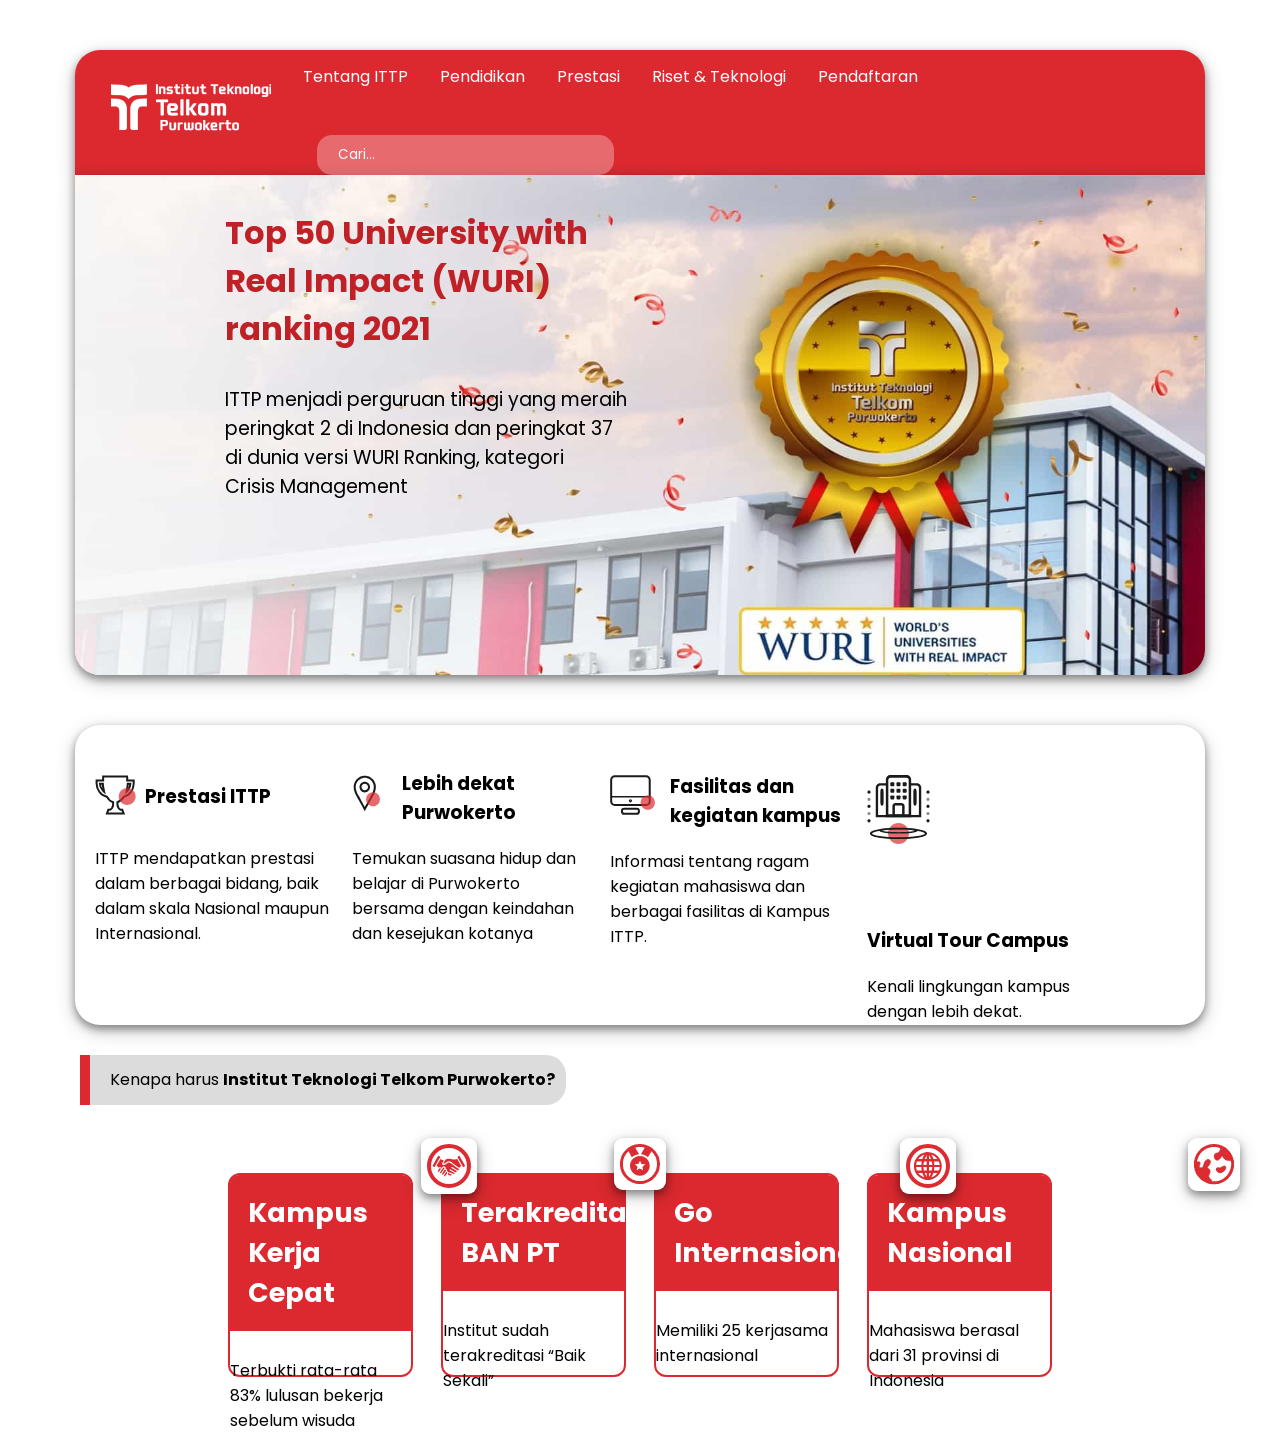
<file: cloning-ittp/index.html>
<!DOCTYPE html>
<html lang="en">
<head>
    <meta charset="UTF-8">
    <title>Institut Teknologi Telkom Purwokerto</title>
    <link rel="stylesheet" href="style.css">
    <link rel="preconnect" href="https://fonts.googleapis.com">
<link rel="preconnect" href="https://fonts.gstatic.com" crossorigin>
<link href="https://fonts.googleapis.com/css2?family=Poppins:ital,wght@0,400;0,500;1,600&display=swap" rel="stylesheet">
</head>
<body>
    <div class="container">
        <div class="menu">
            <ul>
                <li><a href=""><img src="img/logo.png" class="logo"></a></li>
                <li><a href="" class="menu-item">Tentang ITTP</a></li>
                <li><a href="" class="menu-item">Pendidikan</a></li>
                <li><a href="" class="menu-item">Prestasi</a></li>
                <li><a href="" class="menu-item">Riset & Teknologi</a></li>
                <li><a href="" class="menu-item">Pendaftaran</a></li>
                <li><input type="text" class="menu-search" placeholder="Cari..."></li>
            </ul>
        </div>
        <div class="slide">
            <h1 class="title-image">Top 50 University with
                <br> Real Impact (WURI)<br> ranking 2021</h1>
            <p class="description-image"> ITTP menjadi perguruan tinggi yang meraih
                <br>peringkat 2 di Indonesia dan peringkat 37 <br> di dunia versi WURI Ranking, kategori<br> Crisis Management</p>
    </div>

    <div class="catalog">
        <div class="row">
            <div class="column catalog-column"><img src="img/i_trophy.svg"><h3 class="prestasi">Prestasi ITTP</h3>
                <p style="margin-top: 35px;">ITTP mendapatkan prestasi dalam berbagai bidang, baik dalam skala Nasional maupun Internasional.</p></div>
           
            <div class="column catalog-column"><img src="img/i_lokasi.svg"><h3 class="lokasi">Lebih dekat
                Purwokerto</h3>
                <p>Temukan suasana hidup dan belajar di Purwokerto bersama dengan keindahan dan kesejukan kotanya</p></div>

            <div class="column catalog-column"><img src="img/i_pc.svg"><h3 class="fasilitas">Fasilitas dan
                kegiatan kampus</h3>
            <p>Informasi tentang ragam kegiatan mahasiswa dan berbagai fasilitas di Kampus ITTP.</p></div>

            <div class="column catalog-column"><img src="img/i_Virtual-Tour-CampusITTP.svg"><h3 class="virtual">Virtual Tour
                Campus</h3>
            <p>Kenali lingkungan kampus dengan lebih dekat.</p></div>
        </div>
    </div>

    <div class="judul">
        <div class="garis">
            <p>Kenapa harus <span> <b>Institut Teknologi Telkom Purwokerto?</b> </span></p>
        </div>

       
    </div>    
    <div class="keunggulan">
        <div class = "card">
            <img src="img/icon-why1.svg" alt="icon_1" class ="why1">
            <p class="heading"> Kampus Kerja Cepat</p>
            <p class="desc">Terbukti rata-rata 83% lulusan bekerja sebelum wisuda</p>
        </div>
        <div class = "card">
            <img src="img/icon-why2.svg" alt="icon_1" class ="why2">
            <p class="heading"> Terakreditasi BAN PT</p>
            <p class="desc">Institut sudah terakreditasi “Baik Sekali”</p>
        </div>
        <div class = "card">
            <img src="img/icon-why3.svg" alt="icon_1" class ="why3">
            <p class="heading">Go Internasional</p>
            <p class="desc">Memiliki 25 kerjasama internasional</p>
        </div>
        <div class = "card">
            <img src="img/icon-why4.svg" alt="icon_1" class ="why4">
            <p class="heading">Kampus Nasional</p>
            <p class="desc">Mahasiswa berasal dari 31 provinsi di Indonesia</p>
        </div>
    </div>
</body>
</html>
</file>
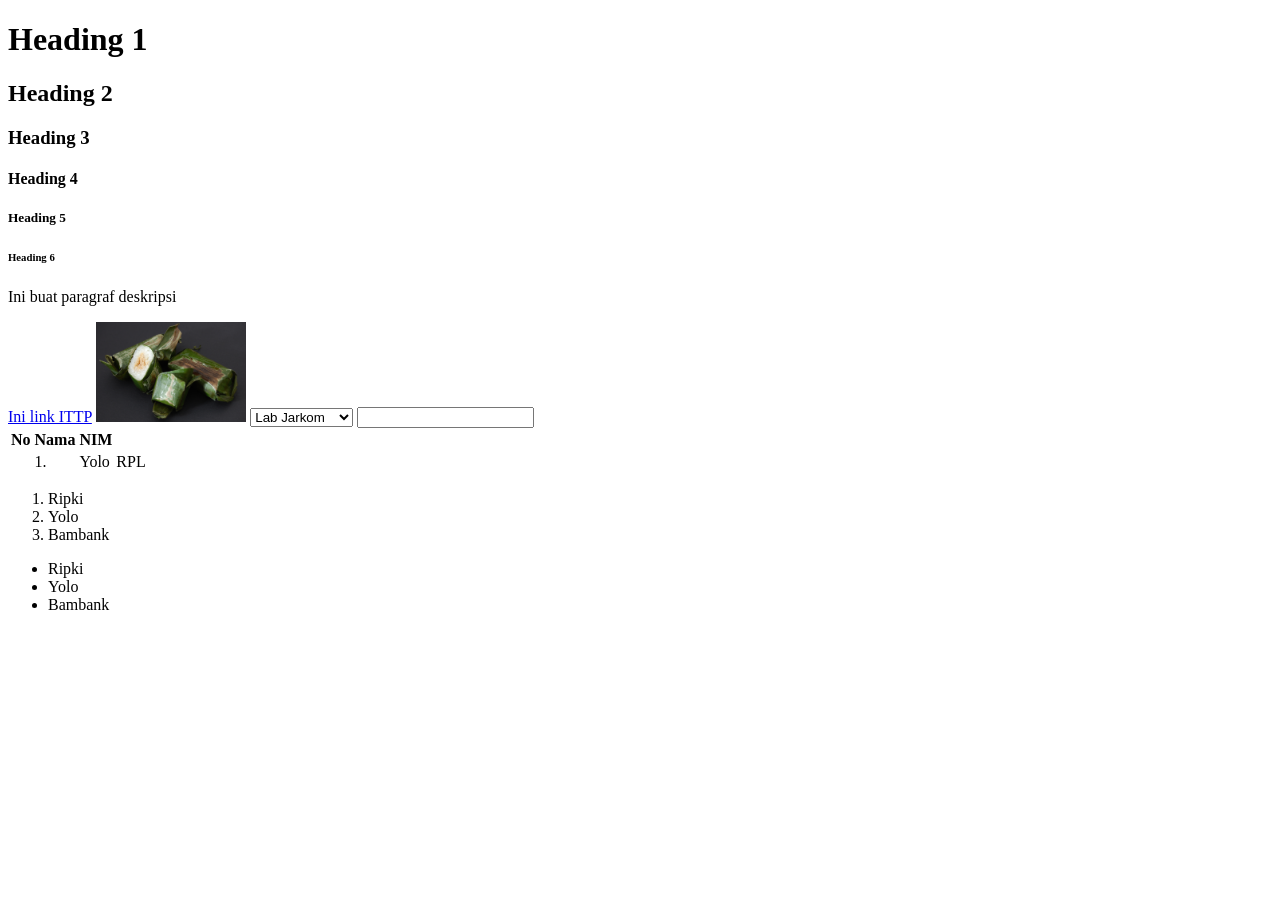
<file: Pertemuan 1/index.html>
<!DOCTYPE html>
<html lang="en">
<head>
    <meta charset="UTF-8">
    <meta http-equiv="X-UA-Compatible" content="IE=edge">
    <meta name="viewport" content="width=device-width, initial-scale=1.0">
    <title>Document</title>
</head>
<body>
    <!-- TEXT -->
    <h1>Heading 1</h1>
    <h2>Heading 2</h2>
    <h3>Heading 3</h3>
    <h4>Heading 4</h4>
    <h5>Heading 5</h5>
    <h6>Heading 6</h6>
    <p>Ini buat paragraf deskripsi</p>
    <a href="https://ittelkom-pwt.ac.id/">Ini link ITTP</a>

    <!-- Image -->
    <img src="lemper.jpg" height="100" weight ="100"/> <span></span>

    <select name="My Lab">
        <option value="">Lab Jarkom</option>
        <option value="">Lab Jarkom 2</option>
        <option value="">Lab Jarkom 3</option>
    </select>
<!-- Input -->
    <input type="text" name="Uploud" value="" width="200"/>

<!-- Table -->
    <table>
        <tr>
            <th>No</th>
            <th>Nama</th>
            <th>NIM</th>
        </tr>
        <td>
            <td>1.</td>
            <td>Yolo</td>
            <td>RPL</td>
        </td>
    </table>

    <!-- List -->
    <ol>
        <li>Ripki</li>
        <li>Yolo</li>
        <li>Bambank</li>
    </ol>

    <ul>
        <li>Ripki</li>
        <li>Yolo</li>
        <li>Bambank</li>
    </ul>

</body>
</html>
</file>
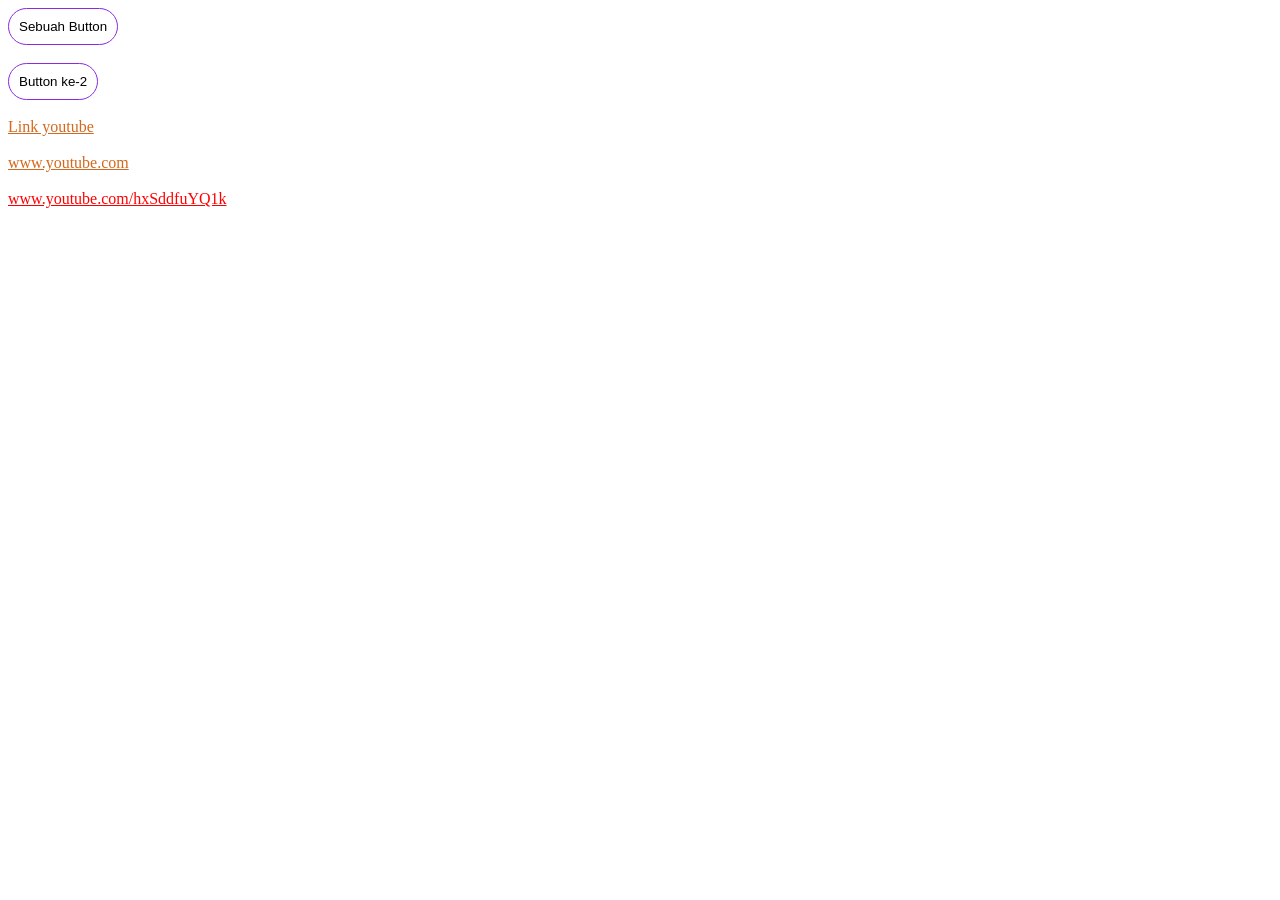
<file: Pertemuan 2/Pseudoc_Class/index.html>
<!DOCTYPE html>
<html>
	<head>
		<meta charset="utf-8">
		<meta http-equiv="X-UA-Compatible" content="IE=edge">
		<meta name="viewport" content="width=device-width, initial-scale=1.0">
		<title>Pseudo Class</title>
		<link rel="stylesheet" type="text/css" href="css/style.css">
	</head>
	<body>

		<button title="Sebuah Button" class="button1">Sebuah Button</button>
		<br><br>
		
		<button title="Button ke-2" class="button2">Button ke-2</button>
		<br><br>

		<a id="aLink" href="https://youtu.be/LUSa3yRTB9A">Link youtube</a>
		<br><br>

		<a id="aLink" href="https://www.youtube.com">www.youtube.com</a>
		<br><br>

		<a id="aLink2" href="https://youtu.be/hxSddfuYQ1k">www.youtube.com/hxSddfuYQ1k</a>
	</body>
</html>
</file>
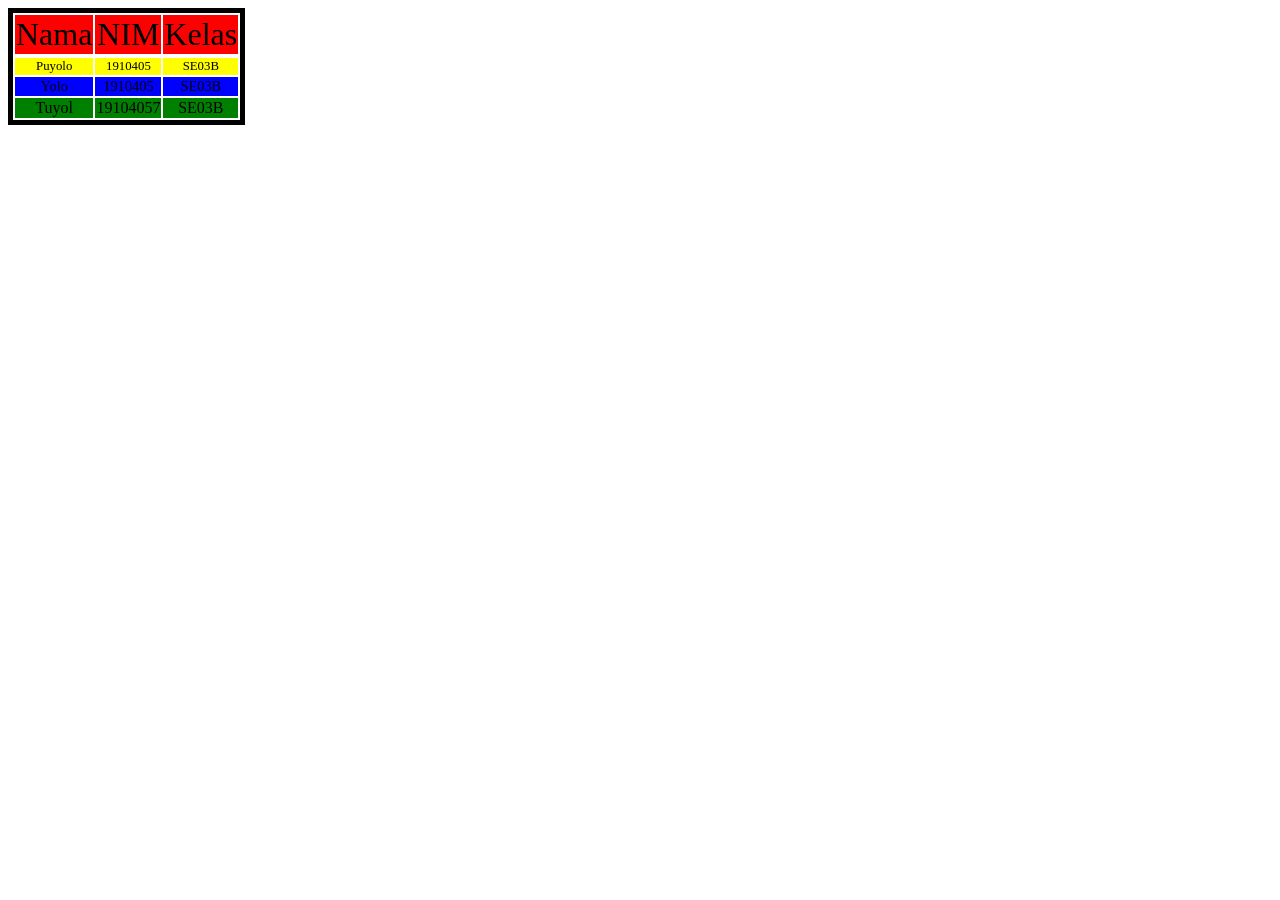
<file: Pertemuan 2/Selector/index.html>
<!DOCTYPE html>
<html>
<head>
	<meta charset="utf-8">
	<meta http-equiv="X-UA-Compatible" content="IE=edge">
	<meta name="viewport" content="width=device-width, initial-scale=1.0">
	<title>Table</title>
	<link rel="stylesheet" type="text/css" href="css/style.css">
</head>
<body>
	<table>
		<tr class="head">
			<td>Nama</td>
			<td>NIM</td>
			<td>Kelas</td>
		</tr>
		<tr>
			<tr id="add">
				<td>Puyolo</td>
				<td>1910405</td>
				<td>SE03B</td>
			</tr>
			<tr id="event">
				<td>Yolo</td>
				<td>1910405</td>
				<td>SE03B</td>
			</tr>
			<tr>
				<td>Tuyol</td>
				<td>19104057</td>
				<td>SE03B</td>
			</tr>
		</tr>
	</table>
</body>
</html>
</file>
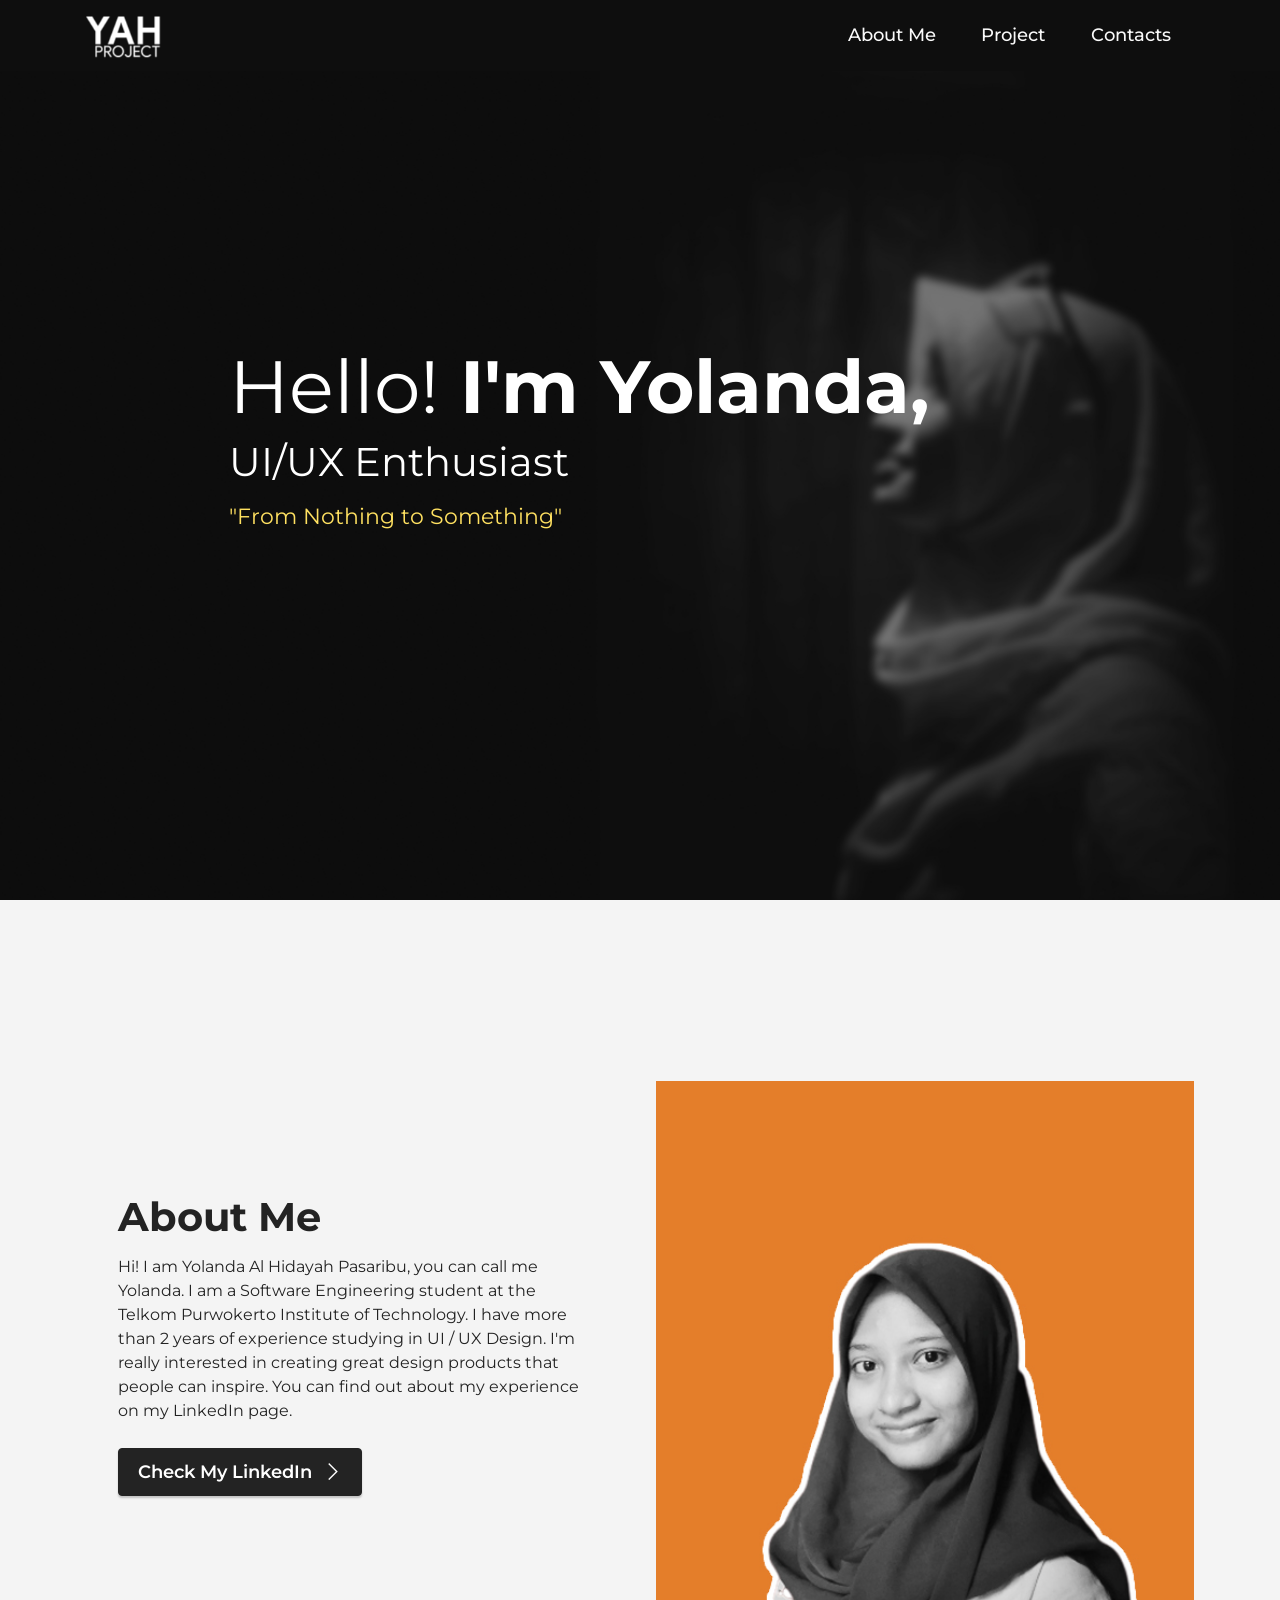
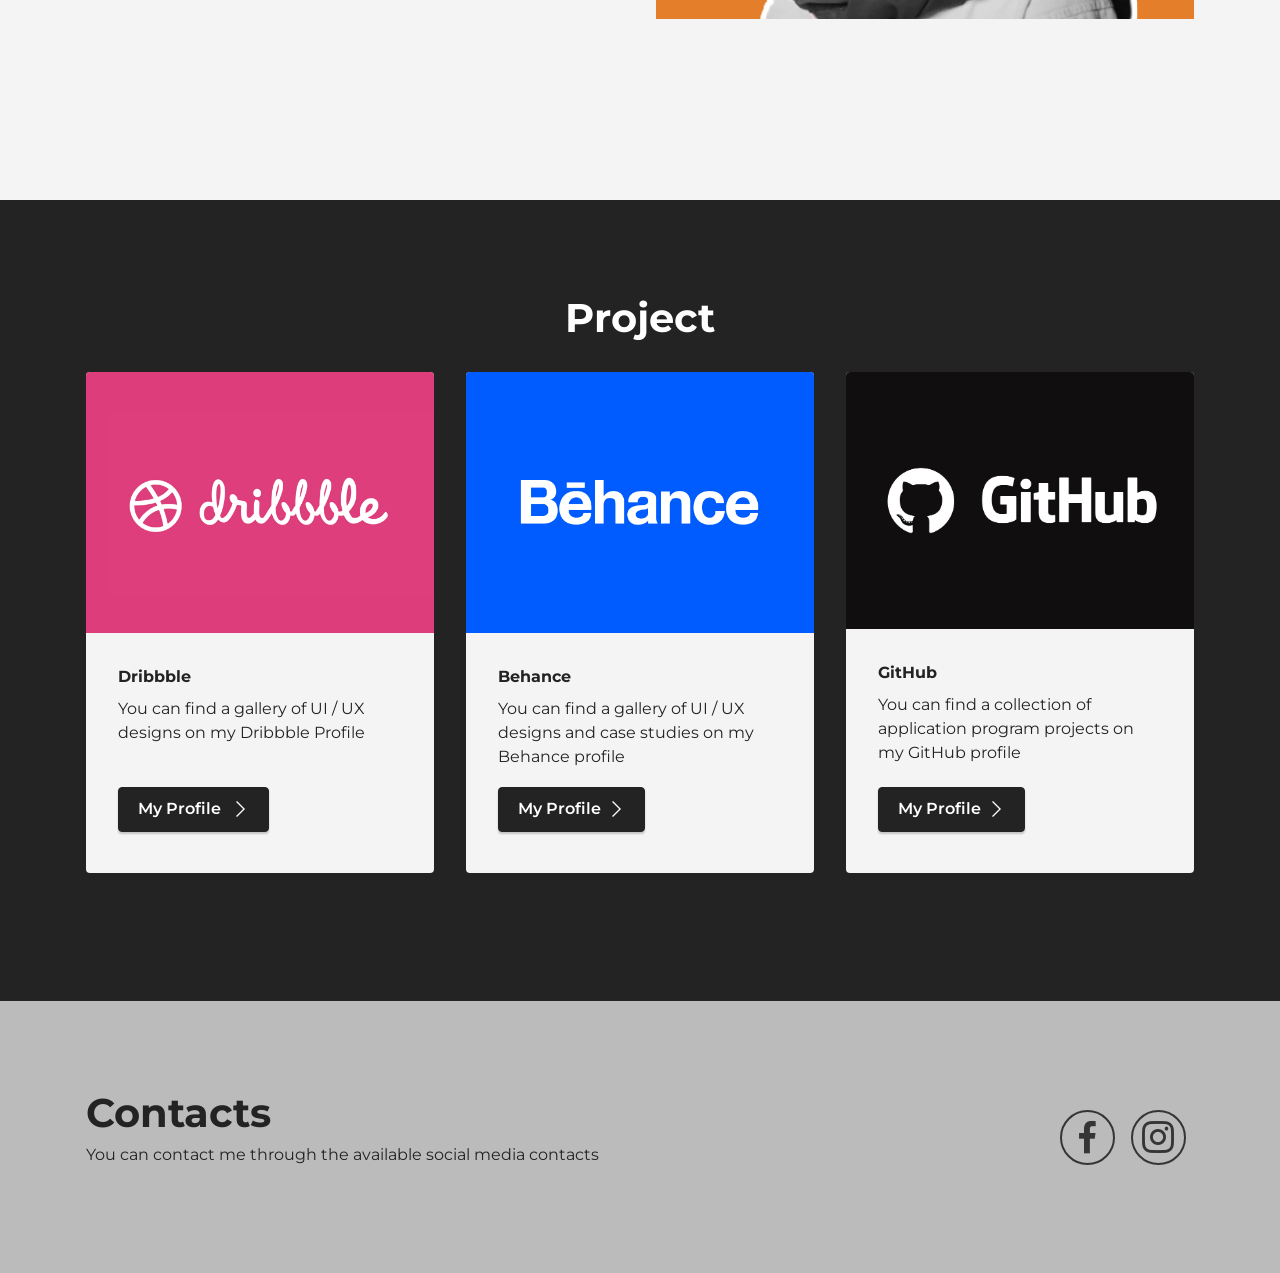
<file: Pertemuan 2/porto/porto/index.html>
<!DOCTYPE html>
<html  >
<head>
  <!-- Site made with Mobirise Website Builder v5.3.0, https://mobirise.com -->
  <meta charset="UTF-8">
  <meta http-equiv="X-UA-Compatible" content="IE=edge">
  <meta name="generator" content="Mobirise v5.3.0, mobirise.com">
  <meta name="viewport" content="width=device-width, initial-scale=1, minimum-scale=1">
  <link rel="shortcut icon" href="assets/images/logo-1-148x98.png" type="image/x-icon">
  <meta name="description" content="">
  
  
  <title>Home</title>
  <link rel="stylesheet" href="assets/web/assets/mobirise-icons2/mobirise2.css">
  <link rel="stylesheet" href="assets/tether/tether.min.css">
  <link rel="stylesheet" href="assets/bootstrap/css/bootstrap.min.css">
  <link rel="stylesheet" href="assets/bootstrap/css/bootstrap-grid.min.css">
  <link rel="stylesheet" href="assets/bootstrap/css/bootstrap-reboot.min.css">
  <link rel="stylesheet" href="assets/dropdown/css/style.css">
  <link rel="stylesheet" href="assets/socicon/css/styles.css">
  <link rel="stylesheet" href="assets/theme/css/style.css">
  <link rel="preload" as="style" href="assets/mobirise/css/mbr-additional.css"><link rel="stylesheet" href="assets/mobirise/css/mbr-additional.css" type="text/css">
  
  
  
  
</head>
<body>
  
  <section class="menu menu1 cid-swFxBGzX75" once="menu" id="menu1-9">
    

    <nav class="navbar navbar-dropdown navbar-fixed-top navbar-expand-lg">
        <div class="container">
            <div class="navbar-brand">
                <span class="navbar-logo">
                    <a href="https://mobiri.se">
                        <img src="assets/images/logo-1-148x98.png" alt="Mobirise" style="height: 3rem;">
                    </a>
                </span>
                
            </div>
            <button class="navbar-toggler" type="button" data-toggle="collapse" data-target="#navbarSupportedContent" aria-controls="navbarNavAltMarkup" aria-expanded="false" aria-label="Toggle navigation">
                <div class="hamburger">
                    <span></span>
                    <span></span>
                    <span></span>
                    <span></span>
                </div>
            </button>
            <div class="collapse navbar-collapse" id="navbarSupportedContent">
                <ul class="navbar-nav nav-dropdown nav-right" data-app-modern-menu="true"><li class="nav-item"><a class="nav-link link text-white display-4" href="index.html#header14-5">
                            About Me</a></li>
                    
                    <li class="nav-item"><a class="nav-link link text-white display-4" href="index.html#features3-a">
                            Project</a></li><li class="nav-item"><a class="nav-link link text-white display-4" href="#" aria-expanded="true">Contacts</a>
                    </li></ul>
                
                
            </div>
        </div>
    </nav>
</section>

<section class="header13 cid-swFvgVmuYW mbr-fullscreen" id="header13-1">

    

    

    <div class="align-center container">
        <div class="row justify-content-center">
            <div class="col-12 col-lg-9">
                <h1 class="mbr-section-title mbr-fonts-style mb-3 display-1"><p>Hello!<strong>&nbsp;I'm Yolanda,</strong></p></h1>
                <h2 class="mbr-section-subtitle mbr-fonts-style mb-3 display-2">UI/UX Enthusiast</h2>
                <p class="mbr-text mbr-fonts-style mb-3 display-5">"From Nothing to Something"</p>
                
                
            </div>
        </div>
    </div>
</section>

<section class="header14 cid-swFwGjVpeF mbr-fullscreen" id="header14-5">

    

    

    <div class="container">
        <div class="row justify-content-center align-items-center">
            <div class="col-12 col-md-6 image-wrapper">
                <img src="assets/images/2021-02-25-01.18.27-1-removebg-preview.jpg" alt="Mobirise">
            </div>
            <div class="col-12 col-md">
                <div class="text-wrapper">
                    <h1 class="mbr-section-title mbr-fonts-style mb-3 display-2">
                        <strong>About Me</strong></h1>
                    <p class="mbr-text mbr-fonts-style display-7">
                        Hi! I am Yolanda Al Hidayah Pasaribu, you can call me Yolanda. I am a Software Engineering student at the Telkom Purwokerto Institute of Technology. I have more than 2 years of experience studying in UI / UX Design. I'm really interested in creating great design products that people can inspire. You can find out about my experience on my LinkedIn page.</p>
                    <div class="mbr-section-btn mt-3"><a class="btn btn-black display-4" href="https://www.linkedin.com/in/yolanda-al-hidayah-pasaribu-4402a4197/"><span class="mobi-mbri mobi-mbri-arrow-next mbr-iconfont mbr-iconfont-btn" style="font-size: 17px;"></span>Check My LinkedIn&nbsp;</a></div>
                </div>
            </div>
        </div>
    </div>
</section>

<section class="features3 cid-swFLxN8Ghk" id="features3-a">
    
    
    <div class="container">
        <div class="mbr-section-head">
            <h4 class="mbr-section-title mbr-fonts-style align-center mb-0 display-2">
                <strong>Project</strong></h4>
            
        </div>
        <div class="row mt-4">
            <div class="item features-image сol-12 col-md-6 col-lg-4">
                <div class="item-wrapper">
                    <div class="item-img">
                        <img src="assets/images/dribbble-shot-1.jpg" alt="">
                    </div>
                    <div class="item-content">
                        <h5 class="item-title mbr-fonts-style display-7"><strong>Dribbble</strong></h5>
                        <h6 class="item-subtitle mbr-fonts-style mt-1 display-7">You can find a gallery of UI / UX designs on my Dribbble Profile</h6>
                        
                    </div>
                    <div class="mbr-section-btn item-footer mt-2"><a href="https://dribbble.com/yolandapasaribu" class="btn item-btn btn-black display-7" target="_blank"><span class="mobi-mbri mobi-mbri-arrow-next mbr-iconfont mbr-iconfont-btn" style="font-size: 16px;"></span><font face="Moririse2"><br></font>My Profile&nbsp;</a></div>
                </div>
            </div>
            <div class="item features-image сol-12 col-md-6 col-lg-4">
                <div class="item-wrapper">
                    <div class="item-img">
                        <img src="assets/images/dribbble-shot-2.jpg" alt="">
                    </div>
                    <div class="item-content">
                        <h5 class="item-title mbr-fonts-style display-7"><strong>Behance</strong></h5>
                        <h6 class="item-subtitle mbr-fonts-style mt-1 display-7">You can find a gallery of UI / UX designs and case studies on my Behance profile</h6>
                        
                    </div>
                    <div class="mbr-section-btn item-footer mt-2"><a href="https://www.behance.net/yolandapasaribu" class="btn item-btn btn-black display-7" target="_blank"><span class="mobi-mbri mobi-mbri-arrow-next mbr-iconfont mbr-iconfont-btn" style="font-size: 16px;"></span>My Profile</a></div>
                </div>
            </div>
            <div class="item features-image сol-12 col-md-6 col-lg-4">
                <div class="item-wrapper">
                    <div class="item-img">
                        <img src="assets/images/dribbble-shot-4.jpeg" alt="">
                    </div>
                    <div class="item-content">
                        <h5 class="item-title mbr-fonts-style display-7"><strong>GitHub</strong></h5>
                        <h6 class="item-subtitle mbr-fonts-style mt-1 display-7">You can find a collection of application program projects on my GitHub profile</h6>
                        
                    </div>
                    <div class="mbr-section-btn item-footer mt-2"><a href="https://github.com/yolandapasaribu" class="btn item-btn btn-black display-7" target="_blank"><span class="mobi-mbri mobi-mbri-arrow-next mbr-iconfont mbr-iconfont-btn" style="font-size: 16px;"></span>My Profile</a></div>
                </div>
            </div>
        </div>
    </div>
</section>

<section class="contacts4 cid-swFTp5wJ6Y" id="contacts4-d">

    

    

    <div class="container">
        <div class="row align-items-center justify-content-center">
            <div class="text-content col-12 col-md-6">
                <h2 class="mbr-section-title mbr-fonts-style display-2">
                    <strong>Contacts</strong></h2>
                <p class="mbr-text mbr-fonts-style display-7">You can contact me through the available social media contacts</p>
            </div>
            <div class="icons d-flex align-items-center col-12 col-md-6 justify-content-end mt-md-0 mt-2 flex-wrap">
                
                <a href="https://www.facebook.com/pages/yoelandae" target="_blank">
                    <span class="socicon-facebook socicon mbr-iconfont mbr-iconfont-social"></span>
                </a>
             
                <a href="https://instagram.com/yolandapasaribu_" target="_blank">
                    <span class="socicon-instagram socicon mbr-iconfont mbr-iconfont-social"></span>
                </a>
                
                
                
                
                
                
            </div>
        </div>
    </div>
  
</body>
</html>
</file>
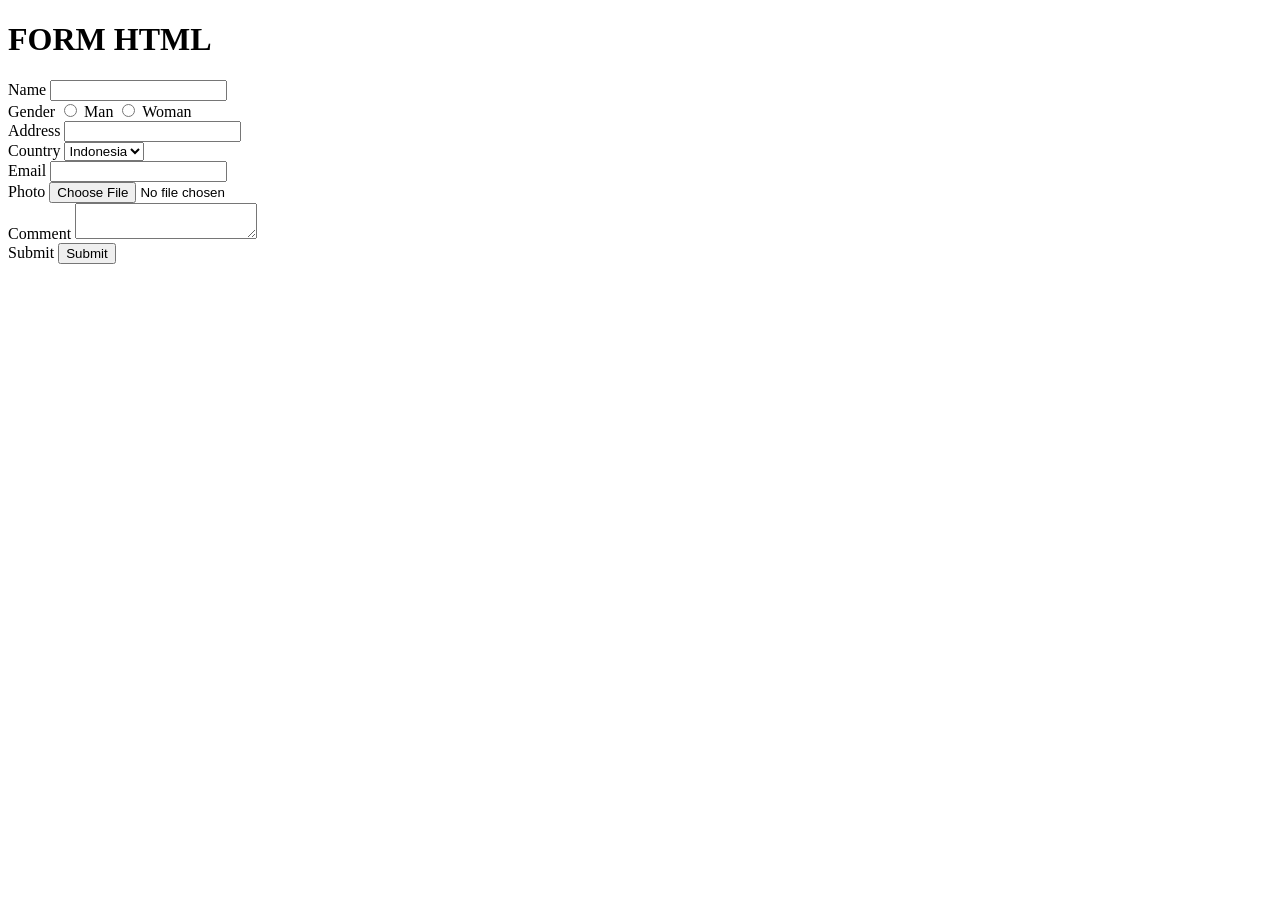
<file: Pertemuan 1/form.html>
<!DOCTYPE html>
<html lang="en">
<head>
    <meta charset="UTF-8">
    <meta http-equiv="X-UA-Compatible" content="IE=edge">
    <meta name="viewport" content="width=device-width, initial-scale=1.0">
    <title>Document</title>
</head>
<body>
    <h1>FORM HTML</h1>

    <form action="POST">
        <label for="name">Name</label>
        <input type="text" name="name">
        <br>
        <label for="gender">Gender</label>
        <input type="radio" name="man"> Man
        <input type="radio" name="woman"> Woman

        <br>
        <label for="address"> Address</label>
        <input type="text" name="address">

        <br>
        <label for="country">Country</label>
        <select name="country">
            <option value="Indonesia">Indonesia</option>
            <option value="Thailand">Thailand</option>
            <option value="Malaysia">Malaysia</option>
        </select>

        <br>
        <label for="email">Email</label>
        <input type="email" name="email">

        <br>
        <label for="photo">Photo</label>
        <input type="file" name="photo">

        <br>
        <label for="comment">Comment</label>
        <textarea name="comment"></textarea>

        <br>
        <label for="submit">Submit</label>
        <button type="submit">Submit</button>
    </form>
</body>
</html>
</file>
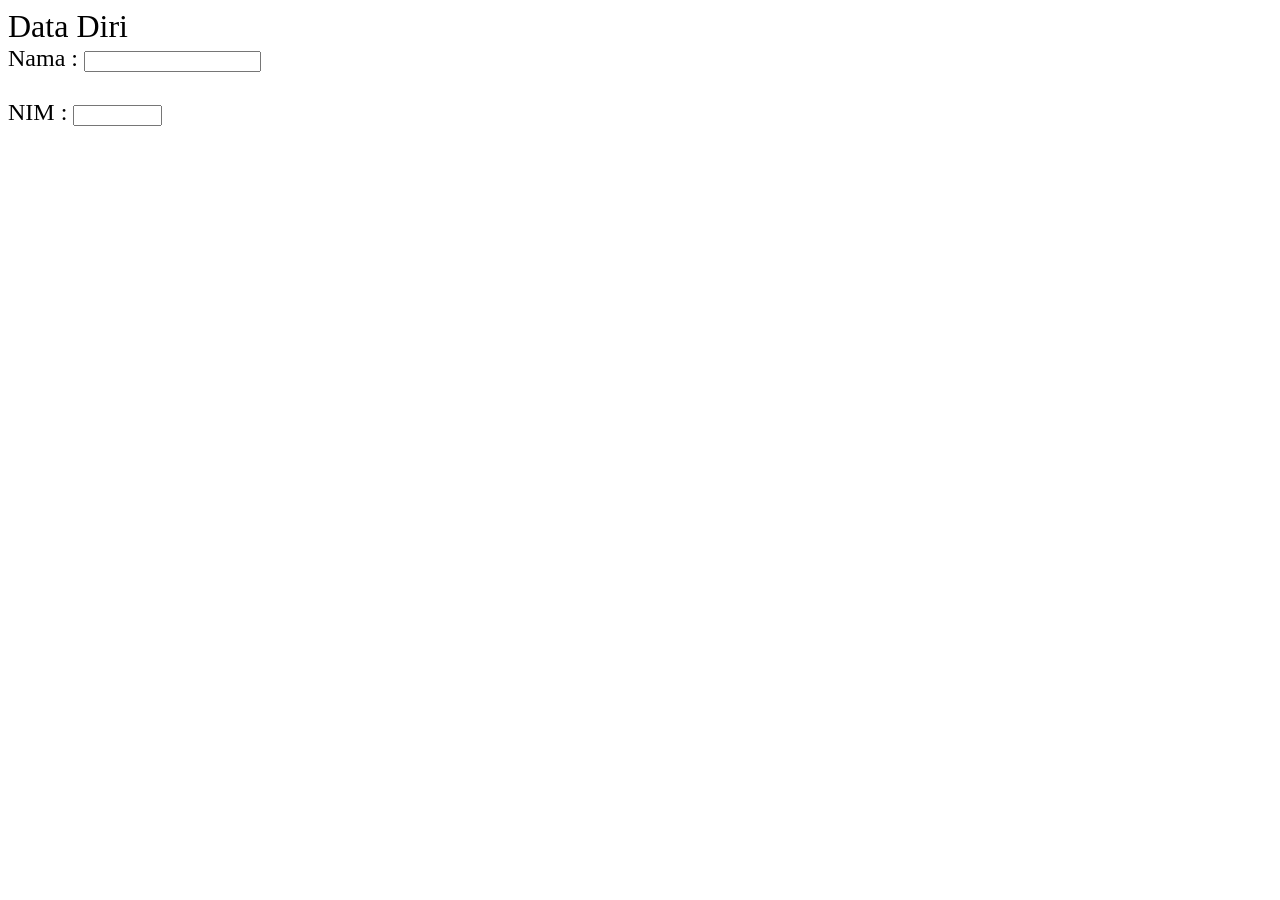
<file: Pertemuan 1/latihan14.html>
<!DOCTYPE html>
<html lang="en">
<head>
    <meta charset="UTF-8">
    <meta http-equiv="X-UA-Compatible" content="IE=edge">
    <meta name="viewport" content="width=device-width, initial-scale=1.0">
    <title>Latihan 15</title>
</head>
<body>
    <font type = arial black size="6"> Data Diri</font>
    <br>
    <font type = arial size ="5">
        Nama  : <input type="text" name="nama">
        <br>
        <br>
        NIM : <input type="text" name = "nim" value="" maxlength="9" size="9">
    </font>
</body>
</html>
</file>
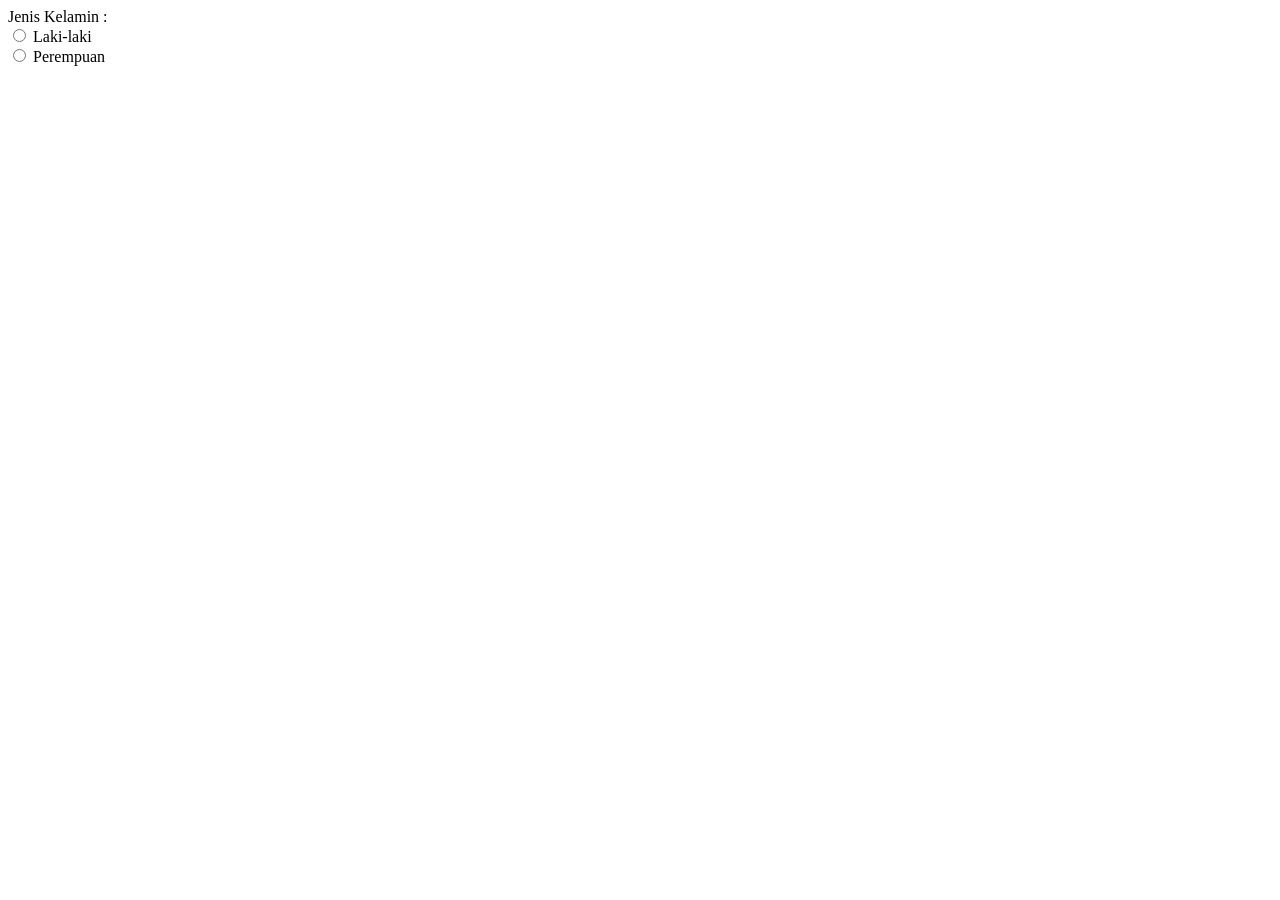
<file: Pertemuan 1/latihan16.html>
<!DOCTYPE html>
<html lang="en">
<head>
    <meta charset="UTF-8">
    <meta http-equiv="X-UA-Compatible" content="IE=edge">
    <meta name="viewport" content="width=device-width, initial-scale=1.0">
    <title>Penggunaan Radio Button</title>
</head>
<body>
    Jenis Kelamin :
    <br>
    <input type="radio" name="jenis_kelamin" value ="L"> Laki-laki
    <br>
    <input type="radio" name="jenis_kelamin" value ="p"> Perempuan
    <br>
</body>
</html>
</file>
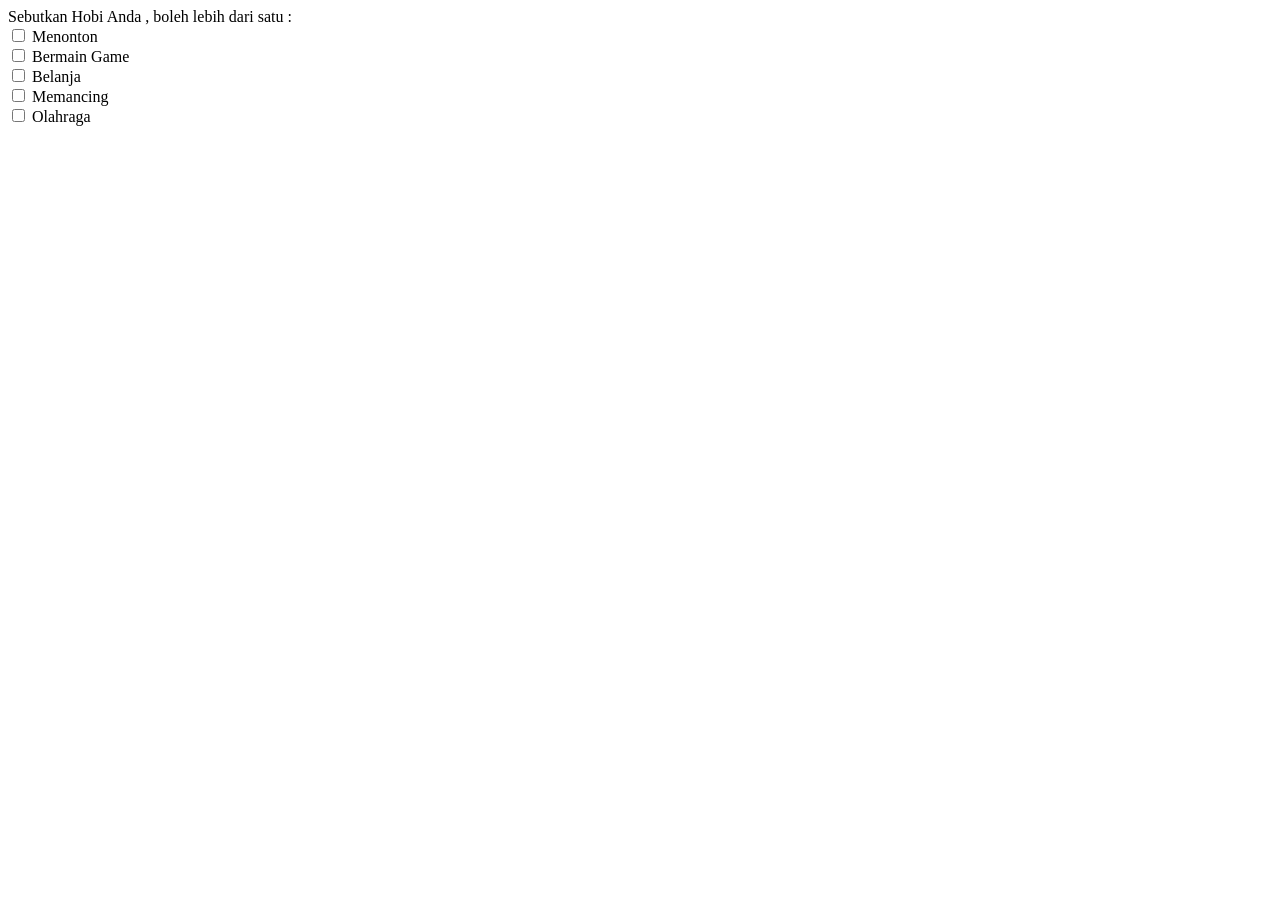
<file: Pertemuan 1/latihan17.html>
<!DOCTYPE html>
<html lang="en">
<head>
    <meta charset="UTF-8">
    <meta http-equiv="X-UA-Compatible" content="IE=edge">
    <meta name="viewport" content="width=device-width, initial-scale=1.0">
    <title>Penggunaan Check Box</title>
</head>
<body>
    Sebutkan Hobi Anda , boleh lebih dari satu :
    <br>
    <input type="checkbox" name="hobi_1" value="Menonton"> Menonton
    <br>
    <input type="checkbox" name="hobi_2" value="Game"> Bermain Game
    <br>
    <input type="checkbox" name="hobi_3" value="Shopping"> Belanja
    <br>
    <input type="checkbox" name="hobi_4" value="Mancing"> Memancing
    <br>
    <input type="checkbox" name="hobi_5" value="Olahraga"> Olahraga
    <br>
</body>
</html>
</file>
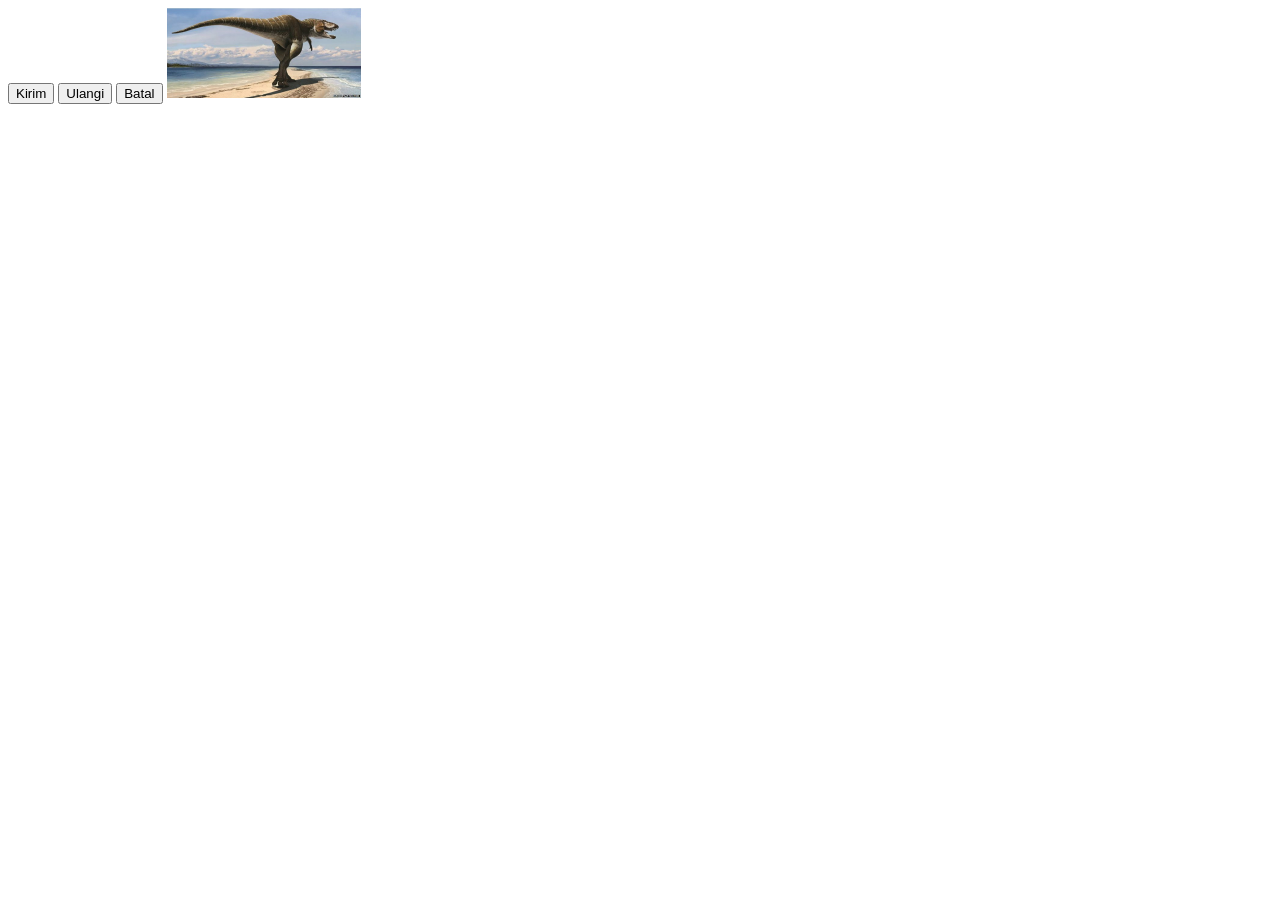
<file: Pertemuan 1/Latihan18.html>
<!DOCTYPE html>
<html lang="en">
<head>
    <meta charset="UTF-8">
    <meta http-equiv="X-UA-Compatible" content="IE=edge">
    <meta name="viewport" content="width=device-width, initial-scale=1.0">
    <title>Konfigurasi Button</title>
</head>
<body>
    <form>
        <input type="submit" value="Kirim" name="Submit">
        <input type="reset" value="Ulangi" name="Reset">
        <input type="button" value="Batal" name="Cancel">
        <input type="image" name="Gambar" img src="tyrex.jpg" width="194" height="90">
    </form>
</body>
</html>
</file>
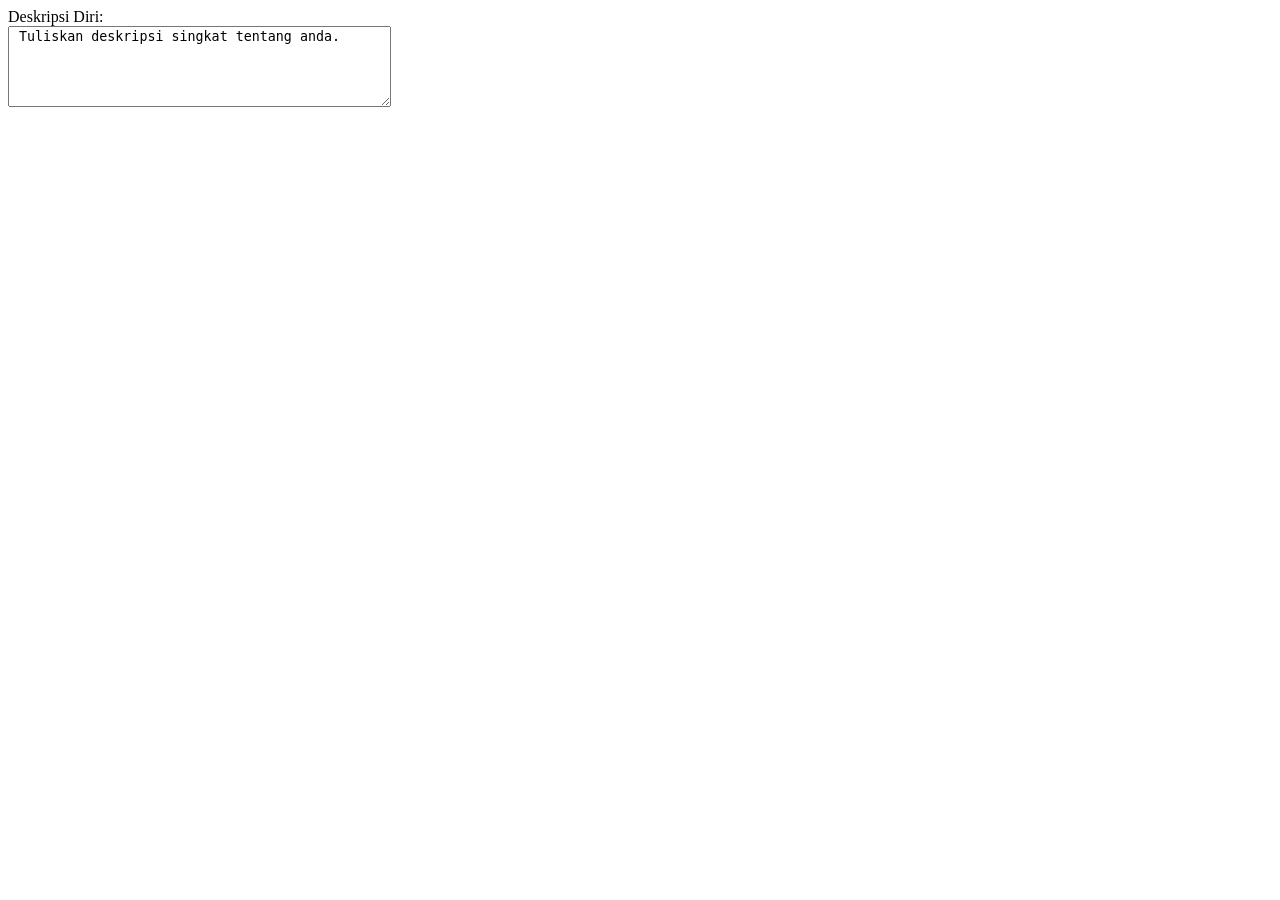
<file: Pertemuan 1/latihan19.html>
<!DOCTYPE html>
<html lang="en">
<head>
    <meta charset="UTF-8">
    <meta http-equiv="X-UA-Compatible" content="IE=edge">
    <meta name="viewport" content="width=device-width, initial-scale=1.0">
    <title>Membuat Text Area</title>
</head>
<body>
    Deskripsi Diri:
    <br>
    <textarea name="deskripsi" cols="45" rows="5" align="center"> Tuliskan deskripsi singkat tentang anda.
    </textarea>
</body>
</html>
</file>
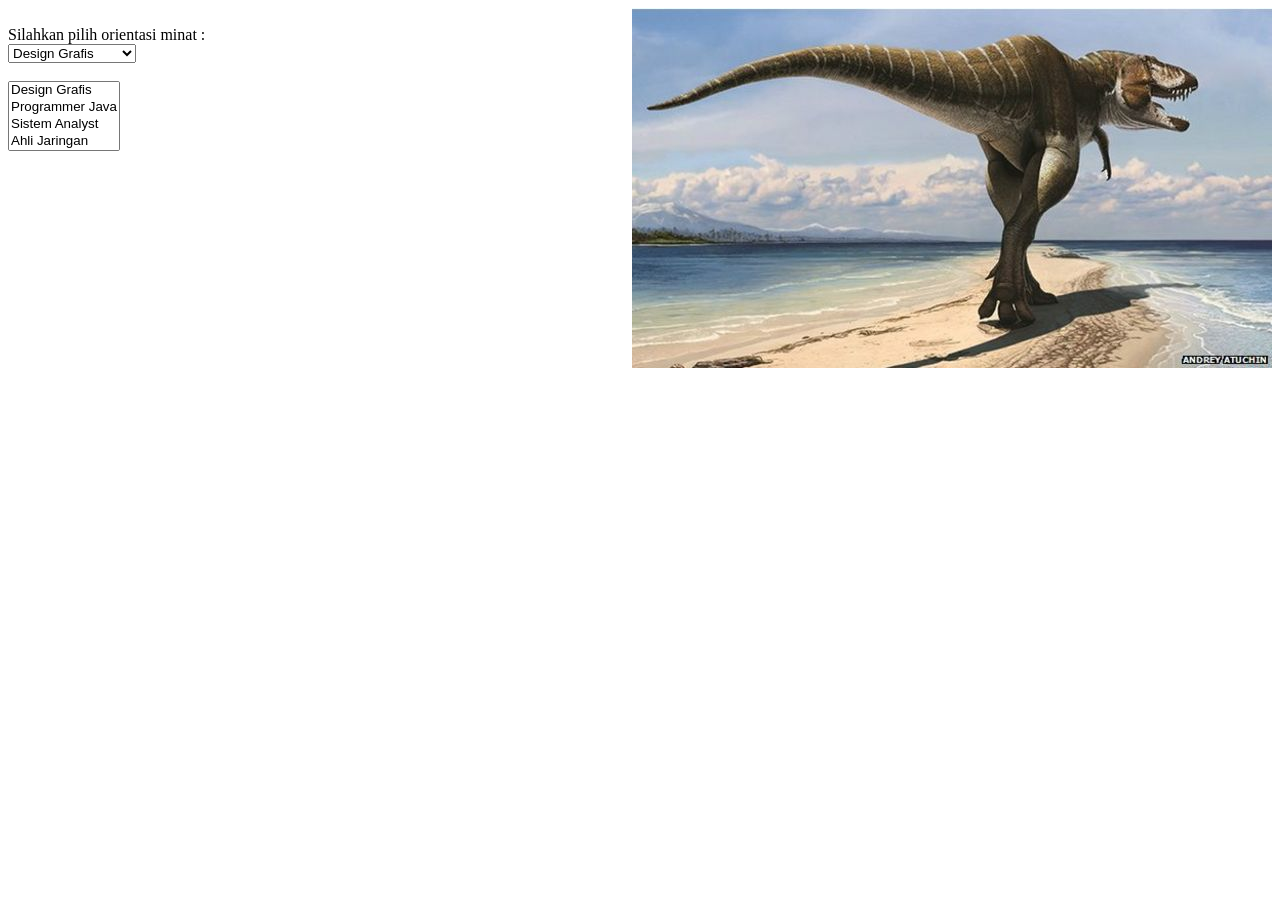
<file: Pertemuan 1/latihan20.html>
<!DOCTYPE html>
<html lang="en">
<head>
    <meta charset="UTF-8">
    <meta http-equiv="X-UA-Compatible" content="IE=edge">
    <meta name="viewport" content="width=device-width, initial-scale=1.0">
    <title>Menggunakan Menu Dropdown</title>
</head>
<body>
    <img src="tyrex.jpg" align="right"></img>
    <br>
    Silahkan pilih orientasi minat :
    <br>
    <select name="Orientasi Minat">
        <option value="dg">Design Grafis</option>
        <option value="pj">Programmer Java</option>
        <option value="sa">Sistem Analyst</option>
        <option value="ui">User Interface</option>
    </select>
    <br>
    <br>
    <select name="Orientasi Kemampuan" Multiple>
        <option value="dg">Design Grafis</option>
        <option value="pj">Programmer Java</option>
        <option value="sa">Sistem Analyst</option>
        <option value="aj">Ahli Jaringan</option>
        <option value="it">Trainer IT</option>
        <option value="ds">Dagelan Saja</option>
    </select>
</body>
</body>
</html>
</file>
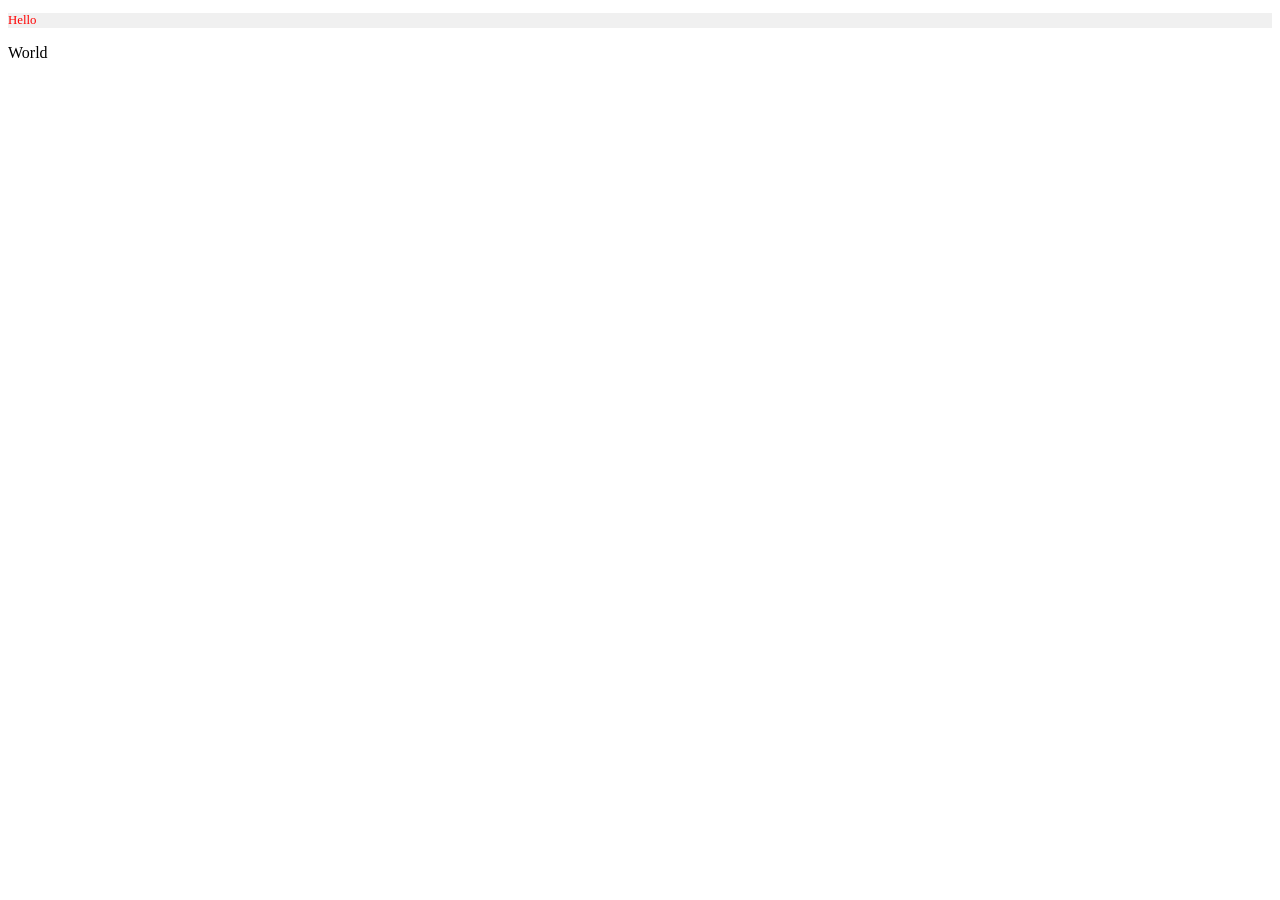
<file: Pertemuan 2/EksternalCss.html>
<!DOCTYPE html>
<html>
	<head>
		<meta charset="utf-8">
		<meta http-equiv="X-UA-Compatible" content="IE=edge">
	    <meta name="viewport" content="width=device-width, initial-scale=1.0">
		<title>Eksternal CSS</title>
		<link rel="stylesheet" type="text/css" href="css/style.css">
	</head>
	<body>
		<div id="main" class="wrap">
			<p>Hello</p>
		</div>

		<div class="body">
			<p>World</p>
		</div>
	</body>
</html>
</file>
<file: cloning-ittp/style.css>
*{
    font-family: 'Poppins', sans-serif;
}

.container{
    margin-right: auto;
    margin-left: auto;
    width: 1130px;
    min-height: 500px;
}

.slide{
    height: 500px;
    width: 100%;
    background: url(img/wuri.jpg);
    background-size: 100% 115%;
    border-bottom-left-radius: 25px;
    border-bottom-right-radius: 25px;
    box-shadow: 0 4px 8px 0 rgba(0, 0, 0, 0.4), 0 6px 20px 0 rgba(0, 0, 0, 0.20);
}

ul{
    list-style-type: none;
    margin: 0;
    padding: 0;
    overflow: hidden ;
    margin-top: 50px;
    border-top-left-radius: 25px;
    border-top-right-radius: 25px;
    background-color: #DB292F;
    box-shadow: 0 4px 8px 0 rgba(0, 0, 0, 0.4), 0 6px 20px 0 rgba(0, 0, 0, 0.20);
}


li{
    float: left;
}

li a{
    display: inline-block;
    color: white;
    text-align: center;
    padding: 14px 16px;
    text-decoration: none;   
}

li.menu-item{
    margin-left: 30px;
    margin-top: 32px;
    border-radius: 50px;
    transition: 0.4s;
}

li .menu-item:hover{
    border-radius: 50px;
    background-color: #a61c21;
    border: 1px solid white;
}

.menu-search{
    height: 30px;
    margin-left: 30px;
    margin-top: 32px;
    padding: 5px;
    padding-right: 20px;
    border-radius: 15px;
    background: rgba(255, 255, 255, 0.3);
    border: none;
    outline: none;
    color: white;
}

.menu input[type="text"]{
    padding-left: 20px;
}

.menu-search::placeholder{
    padding-left: 1px;
    color: white;
}

.logo{
    margin-top: 20px;
    margin-left: 20px;
}

.title-image{
    margin-left: 150px;
    top: 188px;
    position: absolute;
    color: #C02127;
}

.description-image{
    margin-left: 150px;
    margin-top: 210px;
    position: absolute;
    font-size: 19px;
}

.catalog{
    width: 100%;
    height: 300px;
    margin-top: 50px;
    background: white;
    box-shadow: 0 4px 8px 0 rgba(0, 0, 0, 0.4), 0 6px 20px 0 rgba(0, 0, 0, 0.20);
    border-radius: 25px;
}

.column{
    float: left;
    width: 21%;
    margin-top: 50px;
    margin-left: 20px;
}

.row::after{
    content: "";
    display: table;
    clear: both;
}

.prestasi{
    margin-top: -40px;
    margin-left: 50px;
}

.lokasi{
    margin-top: -50px;
    margin-left: 50px;
}

.fasilitas{
    margin-top: -50px;
    margin-left: 60px;
}

.virtual{
    margin-top: -75px;
    margin-top: 75px;
}

.catalog-column{
    transition: 0.3s;
}

.catalog-column:hover{
    margin-top: -5px;
    padding: 20px;
    background: #C02127;
    color: white;
    border-radius: 25px;
}

.judul{
    margin-left: 5px;
    margin-top: 30px;
    width: 43%;
    height: 50px;
    border-radius: 0 20px 20px 0;
    background-color: rgba(212, 211, 211, 0.788);
    position: relative;
}
.garis{
    width: 2%;
    height: 50px;
    background-color: #DB292F;
}

.judul p{
    position: absolute;
    top: 0;
    left: 30px;
    margin-top: 12px;
}

p span{
    font-weight: 800s;
}

.keunggulan{
    display: grid;
    margin: 30px auto;
    width: 73%;
    position: relative;
    display: flex;
    justify-content: space-between;
}

.card{
    margin-top: 38px;
    width: 22%;
    border-radius: 12px;
    background-color: white;
    border: 2px solid #DB292F;
    height: 200px;
}
.card img{
    position: absolute;
    background-color: white;
    padding: 6px;
    border-radius: 9px;
    top : 3px;
    left: 100px;
    box-shadow: 0 4px 8px 0 rgba(0, 0, 0, 0.4), 0 6px 20px 0 rgba(0, 0, 0, 0.20);
}

.card img.why1{
    left: 193px;
}

.card img.why2{
    left: 386px;
}

.card img.why3{
    left: 672px;
}

.card img.why4{
    left: 960px;
}

.card p.heading{
    margin-top: 0px;
    background-color: #DB292F;
    padding: 18px;
    color: white;
    font-weight: 700;
    font-size: 27px;
    border-radius: 9px 9px 0 0;
}

.card p.foot{
    text-align: center;
    font-size: 12px;
}
</file>
<file: Pertemuan 2/Pseudoc_Class/css/style.css>
button {
	background: transparent;
	border: 1px solid blueviolet;
	border-radius: 5cm;
	padding: 10px;
}

.button1:hover {
	background: blueviolet;
	color: white;
}

.button1:active {
	background: purple;
	color: white;
	border: 1px solid purple;
}

.button2:hover {
	background: blue;
	color: white;
	border: 1px solid blueviolet;
}

.button2:active {
	background: yellow;
	color: white;
	border: 1px solid yellow;
}

#aLink:link {
	color: chocolate;
}

#aLink:hover {
	color: orange;
}

#aLink:visited {
	color: cyan;
}

#aLink2:link {
	color: red;
}

#aLink2:hover {
	color: yellow;
}

#aLink2:visited {
	color: yellowgreen;
}
</file>
<file: Pertemuan 2/Selector/css/style.css>
/* START Class*/
.head {
	background: red;
	font-size: 2em;
}

/* END Class*/
/*START ID*/
#add {
	background: yellow;
	font-size: 0.8em;
}

#event {
	background: blue;
	font-size: 0.9em;
}
/*END ID*/
/*START Element*/

table {
	border: 5px solid black;
}

tr {
	background: green;
	font-size: 1.0em;
	border: 3cn;
	text-align: center;
}
/*END Element*/
</file>
<file: Pertemuan 2/porto/porto/assets/web/assets/mobirise-icons2/mobirise2.css>
@font-face {
  font-family: 'Moririse2';
  font-display: swap;
  src:  url('mobirise2.eot?f2bix4');
  src:  url('mobirise2.eot?f2bix4#iefix') format('embedded-opentype'),
    url('mobirise2.ttf?f2bix4') format('truetype'),
    url('mobirise2.woff?f2bix4') format('woff'),
    url('mobirise2.svg?f2bix4#mobirise2') format('svg');
  font-weight: normal;
  font-style: normal;
}

[class^="mobi-"], [class*=" mobi-"] {
  /* use !important to prevent issues with browser extensions that change fonts */
  font-family: 'Moririse2' !important;
  speak: none;
  font-style: normal;
  font-weight: normal;
  font-variant: normal;
  text-transform: none;
  line-height: 1;

  /* Better Font Rendering =========== */
  -webkit-font-smoothing: antialiased;
  -moz-osx-font-smoothing: grayscale;
}

.mobi-mbri-add-submenu:before {
  content: "\e900";
}
.mobi-mbri-alert:before {
  content: "\e901";
}
.mobi-mbri-align-center:before {
  content: "\e902";
}
.mobi-mbri-align-justify:before {
  content: "\e903";
}
.mobi-mbri-align-left:before {
  content: "\e904";
}
.mobi-mbri-align-right:before {
  content: "\e905";
}
.mobi-mbri-android:before {
  content: "\e906";
}
.mobi-mbri-apple:before {
  content: "\e907";
}
.mobi-mbri-arrow-down:before {
  content: "\e908";
}
.mobi-mbri-arrow-next:before {
  content: "\e909";
}
.mobi-mbri-arrow-prev:before {
  content: "\e90a";
}
.mobi-mbri-arrow-up:before {
  content: "\e90b";
}
.mobi-mbri-bold:before {
  content: "\e90c";
}
.mobi-mbri-bookmark:before {
  content: "\e90d";
}
.mobi-mbri-bootstrap:before {
  content: "\e90e";
}
.mobi-mbri-briefcase:before {
  content: "\e90f";
}
.mobi-mbri-browse:before {
  content: "\e910";
}
.mobi-mbri-bulleted-list:before {
  content: "\e911";
}
.mobi-mbri-calendar:before {
  content: "\e912";
}
.mobi-mbri-camera:before {
  content: "\e913";
}
.mobi-mbri-cart-add:before {
  content: "\e914";
}
.mobi-mbri-cart-full:before {
  content: "\e915";
}
.mobi-mbri-cash:before {
  content: "\e916";
}
.mobi-mbri-change-style:before {
  content: "\e917";
}
.mobi-mbri-chat:before {
  content: "\e918";
}
.mobi-mbri-clock:before {
  content: "\e919";
}
.mobi-mbri-close:before {
  content: "\e91a";
}
.mobi-mbri-cloud:before {
  content: "\e91b";
}
.mobi-mbri-code:before {
  content: "\e91c";
}
.mobi-mbri-contact-form:before {
  content: "\e91d";
}
.mobi-mbri-credit-card:before {
  content: "\e91e";
}
.mobi-mbri-cursor-click:before {
  content: "\e91f";
}
.mobi-mbri-cust-feedback:before {
  content: "\e920";
}
.mobi-mbri-database:before {
  content: "\e921";
}
.mobi-mbri-delivery:before {
  content: "\e922";
}
.mobi-mbri-desktop:before {
  content: "\e923";
}
.mobi-mbri-devices:before {
  content: "\e924";
}
.mobi-mbri-down:before {
  content: "\e925";
}
.mobi-mbri-download-2:before {
  content: "\e926";
}
.mobi-mbri-download:before {
  content: "\e927";
}
.mobi-mbri-drag-n-drop-2:before {
  content: "\e928";
}
.mobi-mbri-drag-n-drop:before {
  content: "\e929";
}
.mobi-mbri-edit-2:before {
  content: "\e92a";
}
.mobi-mbri-edit:before {
  content: "\e92b";
}
.mobi-mbri-error:before {
  content: "\e92c";
}
.mobi-mbri-extension:before {
  content: "\e92d";
}
.mobi-mbri-features:before {
  content: "\e92e";
}
.mobi-mbri-file:before {
  content: "\e92f";
}
.mobi-mbri-flag:before {
  content: "\e930";
}
.mobi-mbri-folder:before {
  content: "\e931";
}
.mobi-mbri-gift:before {
  content: "\e932";
}
.mobi-mbri-github:before {
  content: "\e933";
}
.mobi-mbri-globe-2:before {
  content: "\e934";
}
.mobi-mbri-globe:before {
  content: "\e935";
}
.mobi-mbri-growing-chart:before {
  content: "\e936";
}
.mobi-mbri-hearth:before {
  content: "\e937";
}
.mobi-mbri-help:before {
  content: "\e938";
}
.mobi-mbri-home:before {
  content: "\e939";
}
.mobi-mbri-hot-cup:before {
  content: "\e93a";
}
.mobi-mbri-idea:before {
  content: "\e93b";
}
.mobi-mbri-image-gallery:before {
  content: "\e93c";
}
.mobi-mbri-image-slider:before {
  content: "\e93d";
}
.mobi-mbri-info:before {
  content: "\e93e";
}
.mobi-mbri-italic:before {
  content: "\e93f";
}
.mobi-mbri-key:before {
  content: "\e940";
}
.mobi-mbri-laptop:before {
  content: "\e941";
}
.mobi-mbri-layers:before {
  content: "\e942";
}
.mobi-mbri-left-right:before {
  content: "\e943";
}
.mobi-mbri-left:before {
  content: "\e944";
}
.mobi-mbri-letter:before {
  content: "\e945";
}
.mobi-mbri-like:before {
  content: "\e946";
}
.mobi-mbri-link:before {
  content: "\e947";
}
.mobi-mbri-lock:before {
  content: "\e948";
}
.mobi-mbri-login:before {
  content: "\e949";
}
.mobi-mbri-logout:before {
  content: "\e94a";
}
.mobi-mbri-magic-stick:before {
  content: "\e94b";
}
.mobi-mbri-map-pin:before {
  content: "\e94c";
}
.mobi-mbri-menu:before {
  content: "\e94d";
}
.mobi-mbri-mobile-2:before {
  content: "\e94e";
}
.mobi-mbri-mobile-horizontal:before {
  content: "\e94f";
}
.mobi-mbri-mobile:before {
  content: "\e950";
}
.mobi-mbri-mobirise:before {
  content: "\e951";
}
.mobi-mbri-more-horizontal:before {
  content: "\e952";
}
.mobi-mbri-more-vertical:before {
  content: "\e953";
}
.mobi-mbri-music:before {
  content: "\e954";
}
.mobi-mbri-new-file:before {
  content: "\e955";
}
.mobi-mbri-numbered-list:before {
  content: "\e956";
}
.mobi-mbri-opened-folder:before {
  content: "\e957";
}
.mobi-mbri-pages:before {
  content: "\e958";
}
.mobi-mbri-paper-plane:before {
  content: "\e959";
}
.mobi-mbri-paperclip:before {
  content: "\e95a";
}
.mobi-mbri-phone:before {
  content: "\e95b";
}
.mobi-mbri-photo:before {
  content: "\e95c";
}
.mobi-mbri-photos:before {
  content: "\e95d";
}
.mobi-mbri-pin:before {
  content: "\e95e";
}
.mobi-mbri-play:before {
  content: "\e95f";
}
.mobi-mbri-plus:before {
  content: "\e960";
}
.mobi-mbri-preview:before {
  content: "\e961";
}
.mobi-mbri-print:before {
  content: "\e962";
}
.mobi-mbri-protect:before {
  content: "\e963";
}
.mobi-mbri-question:before {
  content: "\e964";
}
.mobi-mbri-quote-left:before {
  content: "\e965";
}
.mobi-mbri-quote-right:before {
  content: "\e966";
}
.mobi-mbri-redo:before {
  content: "\e967";
}
.mobi-mbri-refresh:before {
  content: "\e968";
}
.mobi-mbri-responsive-2:before {
  content: "\e969";
}
.mobi-mbri-responsive:before {
  content: "\e96a";
}
.mobi-mbri-right:before {
  content: "\e96b";
}
.mobi-mbri-rocket:before {
  content: "\e96c";
}
.mobi-mbri-sad-face:before {
  content: "\e96d";
}
.mobi-mbri-sale:before {
  content: "\e96e";
}
.mobi-mbri-save:before {
  content: "\e96f";
}
.mobi-mbri-search:before {
  content: "\e970";
}
.mobi-mbri-setting-2:before {
  content: "\e971";
}
.mobi-mbri-setting-3:before {
  content: "\e972";
}
.mobi-mbri-setting:before {
  content: "\e973";
}
.mobi-mbri-share:before {
  content: "\e974";
}
.mobi-mbri-shopping-bag:before {
  content: "\e975";
}
.mobi-mbri-shopping-basket:before {
  content: "\e976";
}
.mobi-mbri-shopping-cart:before {
  content: "\e977";
}
.mobi-mbri-sites:before {
  content: "\e978";
}
.mobi-mbri-smile-face:before {
  content: "\e979";
}
.mobi-mbri-speed:before {
  content: "\e97a";
}
.mobi-mbri-star:before {
  content: "\e97b";
}
.mobi-mbri-success:before {
  content: "\e97c";
}
.mobi-mbri-sun:before {
  content: "\e97d";
}
.mobi-mbri-sun2:before {
  content: "\e97e";
}
.mobi-mbri-tablet-vertical:before {
  content: "\e97f";
}
.mobi-mbri-tablet:before {
  content: "\e980";
}
.mobi-mbri-target:before {
  content: "\e981";
}
.mobi-mbri-timer:before {
  content: "\e982";
}
.mobi-mbri-to-ftp:before {
  content: "\e983";
}
.mobi-mbri-to-local-drive:before {
  content: "\e984";
}
.mobi-mbri-touch-swipe:before {
  content: "\e985";
}
.mobi-mbri-touch:before {
  content: "\e986";
}
.mobi-mbri-trash:before {
  content: "\e987";
}
.mobi-mbri-underline:before {
  content: "\e988";
}
.mobi-mbri-undo:before {
  content: "\e989";
}
.mobi-mbri-unlink:before {
  content: "\e98a";
}
.mobi-mbri-unlock:before {
  content: "\e98b";
}
.mobi-mbri-up-down:before {
  content: "\e98c";
}
.mobi-mbri-up:before {
  content: "\e98d";
}
.mobi-mbri-update:before {
  content: "\e98e";
}
.mobi-mbri-upload-2:before {
  content: "\e98f";
}
.mobi-mbri-upload:before {
  content: "\e990";
}
.mobi-mbri-user-2:before {
  content: "\e991";
}
.mobi-mbri-user:before {
  content: "\e992";
}
.mobi-mbri-users:before {
  content: "\e993";
}
.mobi-mbri-video-play:before {
  content: "\e994";
}
.mobi-mbri-video:before {
  content: "\e995";
}
.mobi-mbri-watch:before {
  content: "\e996";
}
.mobi-mbri-website-theme-2:before {
  content: "\e997";
}
.mobi-mbri-website-theme:before {
  content: "\e998";
}
.mobi-mbri-wifi:before {
  content: "\e999";
}
.mobi-mbri-windows:before {
  content: "\e99a";
}
.mobi-mbri-zoom-in:before {
  content: "\e99b";
}
.mobi-mbri-zoom-out:before {
  content: "\e99c";
}
</file>
<file: Pertemuan 2/porto/porto/assets/dropdown/css/style.css>
.navbar-dropdown {
  left: 0;
  padding: 0;
  position: absolute;
  right: 0;
  top: 0;
  transition: all 0.45s ease;
  z-index: 1030;
  background: #282828; }
  .navbar-dropdown .navbar-logo {
    margin-right: 0.8rem;
    transition: margin 0.3s ease-in-out;
    vertical-align: middle; }
    .navbar-dropdown .navbar-logo img {
      height: 3.125rem;
      transition: all 0.3s ease-in-out; }
    .navbar-dropdown .navbar-logo.mbr-iconfont {
      font-size: 3.125rem;
      line-height: 3.125rem; }
  .navbar-dropdown .navbar-caption {
    font-weight: 700;
    white-space: normal;
    vertical-align: -4px;
    line-height: 3.125rem !important; }
    .navbar-dropdown .navbar-caption, .navbar-dropdown .navbar-caption:hover {
      color: inherit;
      text-decoration: none; }
  .navbar-dropdown .mbr-iconfont + .navbar-caption {
    vertical-align: -1px; }
  .navbar-dropdown.navbar-fixed-top {
    position: fixed; }
  .navbar-dropdown .navbar-brand span {
    vertical-align: -4px; }
  .navbar-dropdown.bg-color.transparent {
    background: none; }
  .navbar-dropdown.navbar-short .navbar-brand {
    padding: 0.625rem 0; }
    .navbar-dropdown.navbar-short .navbar-brand span {
      vertical-align: -1px; }
  .navbar-dropdown.navbar-short .navbar-caption {
    line-height: 2.375rem !important;
    vertical-align: -2px; }
  .navbar-dropdown.navbar-short .navbar-logo {
    margin-right: 0.5rem; }
    .navbar-dropdown.navbar-short .navbar-logo img {
      height: 2.375rem; }
    .navbar-dropdown.navbar-short .navbar-logo.mbr-iconfont {
      font-size: 2.375rem;
      line-height: 2.375rem; }
  .navbar-dropdown.navbar-short .mbr-table-cell {
    height: 3.625rem; }
  .navbar-dropdown .navbar-close {
    left: 0.6875rem;
    position: fixed;
    top: 0.75rem;
    z-index: 1000; }
  .navbar-dropdown .hamburger-icon {
    content: "";
    display: inline-block;
    vertical-align: middle;
    width: 16px;
    -webkit-box-shadow: 0 -6px 0 1px #282828,0 0 0 1px #282828,0 6px 0 1px #282828;
    -moz-box-shadow: 0 -6px 0 1px #282828,0 0 0 1px #282828,0 6px 0 1px #282828;
    box-shadow: 0 -6px 0 1px #282828,0 0 0 1px #282828,0 6px 0 1px #282828; }

.dropdown-menu .dropdown-toggle[data-toggle="dropdown-submenu"]::after {
  border-bottom: 0.35em solid transparent;
  border-left: 0.35em solid;
  border-right: 0;
  border-top: 0.35em solid transparent;
  margin-left: 0.3rem; }

.dropdown-menu .dropdown-item:focus {
  outline: 0; }

.nav-dropdown {
  font-size: 0.75rem;
  font-weight: 500;
  height: auto !important; }
  .nav-dropdown .nav-btn {
    padding-left: 1rem; }
  .nav-dropdown .link {
    margin: .667em 1.667em;
    font-weight: 500;
    padding: 0;
    transition: color .2s ease-in-out; }
    .nav-dropdown .link.dropdown-toggle {
      margin-right: 2.583em; }
      .nav-dropdown .link.dropdown-toggle::after {
        margin-left: .25rem;
        border-top: 0.35em solid;
        border-right: 0.35em solid transparent;
        border-left: 0.35em solid transparent;
        border-bottom: 0; }
      .nav-dropdown .link.dropdown-toggle[aria-expanded="true"] {
        margin: 0;
        padding: 0.667em 3.263em  0.667em 1.667em; }
  .nav-dropdown .link::after,
  .nav-dropdown .dropdown-item::after {
    color: inherit; }
  .nav-dropdown .btn {
    font-size: 0.75rem;
    font-weight: 700;
    letter-spacing: 0;
    margin-bottom: 0;
    padding-left: 1.25rem;
    padding-right: 1.25rem; }
  .nav-dropdown .dropdown-menu {
    border-radius: 0;
    border: 0;
    left: 0;
    margin: 0;
    padding-bottom: 1.25rem;
    padding-top: 1.25rem;
    position: relative; }
  .nav-dropdown .dropdown-submenu {
    margin-left: 0.125rem;
    top: 0; }
  .nav-dropdown .dropdown-item {
    font-weight: 500;
    line-height: 2;
    padding: 0.3846em 4.615em 0.3846em 1.5385em;
    position: relative;
    transition: color .2s ease-in-out, background-color .2s ease-in-out; }
    .nav-dropdown .dropdown-item::after {
      margin-top: -0.3077em;
      position: absolute;
      right: 1.1538em;
      top: 50%; }
    .nav-dropdown .dropdown-item:focus, .nav-dropdown .dropdown-item:hover {
      background: none; }

@media (max-width: 767px) {
  .nav-dropdown.navbar-toggleable-sm {
    bottom: 0;
    display: none;
    left: 0;
    overflow-x: hidden;
    position: fixed;
    top: 0;
    transform: translateX(-100%);
    -ms-transform: translateX(-100%);
    -webkit-transform: translateX(-100%);
    width: 18.75rem;
    z-index: 999; } }
.nav-dropdown.navbar-toggleable-xl {
  bottom: 0;
  display: none;
  left: 0;
  overflow-x: hidden;
  position: fixed;
  top: 0;
  transform: translateX(-100%);
  -ms-transform: translateX(-100%);
  -webkit-transform: translateX(-100%);
  width: 18.75rem;
  z-index: 999; }

.nav-dropdown-sm {
  display: block !important;
  overflow-x: hidden;
  overflow: auto;
  padding-top: 3.875rem; }
  .nav-dropdown-sm::after {
    content: "";
    display: block;
    height: 3rem;
    width: 100%; }
  .nav-dropdown-sm.collapse.in ~ .navbar-close {
    display: block !important; }
  .nav-dropdown-sm.collapsing, .nav-dropdown-sm.collapse.in {
    transform: translateX(0);
    -ms-transform: translateX(0);
    -webkit-transform: translateX(0);
    transition: all 0.25s ease-out;
    -webkit-transition: all 0.25s ease-out;
    background: #282828; }
  .nav-dropdown-sm.collapsing[aria-expanded="false"] {
    transform: translateX(-100%);
    -ms-transform: translateX(-100%);
    -webkit-transform: translateX(-100%); }
  .nav-dropdown-sm .nav-item {
    display: block;
    margin-left: 0 !important;
    padding-left: 0; }
  .nav-dropdown-sm .link,
  .nav-dropdown-sm .dropdown-item {
    border-top: 1px dotted rgba(255, 255, 255, 0.1);
    font-size: 0.8125rem;
    line-height: 1.6;
    margin: 0 !important;
    padding: 0.875rem 2.4rem 0.875rem 1.5625rem !important;
    position: relative;
    white-space: normal; }
    .nav-dropdown-sm .link:focus, .nav-dropdown-sm .link:hover,
    .nav-dropdown-sm .dropdown-item:focus,
    .nav-dropdown-sm .dropdown-item:hover {
      background: rgba(0, 0, 0, 0.2) !important;
      color: #c0a375; }
  .nav-dropdown-sm .nav-btn {
    position: relative;
    padding: 1.5625rem 1.5625rem 0 1.5625rem; }
    .nav-dropdown-sm .nav-btn::before {
      border-top: 1px dotted rgba(255, 255, 255, 0.1);
      content: "";
      left: 0;
      position: absolute;
      top: 0;
      width: 100%; }
    .nav-dropdown-sm .nav-btn + .nav-btn {
      padding-top: 0.625rem; }
      .nav-dropdown-sm .nav-btn + .nav-btn::before {
        display: none; }
  .nav-dropdown-sm .btn {
    padding: 0.625rem 0; }
  .nav-dropdown-sm .dropdown-toggle[data-toggle="dropdown-submenu"]::after {
    margin-left: .25rem;
    border-top: 0.35em solid;
    border-right: 0.35em solid transparent;
    border-left: 0.35em solid transparent;
    border-bottom: 0; }
  .nav-dropdown-sm .dropdown-toggle[data-toggle="dropdown-submenu"][aria-expanded="true"]::after {
    border-top: 0;
    border-right: 0.35em solid transparent;
    border-left: 0.35em solid transparent;
    border-bottom: 0.35em solid; }
  .nav-dropdown-sm .dropdown-menu {
    margin: 0;
    padding: 0;
    position: relative;
    top: 0;
    left: 0;
    width: 100%;
    border: 0;
    float: none;
    border-radius: 0;
    background: none; }
  .nav-dropdown-sm .dropdown-submenu {
    left: 100%;
    margin-left: 0.125rem;
    margin-top: -1.25rem;
    top: 0; }

.navbar-toggleable-sm .nav-dropdown .dropdown-menu {
  position: absolute; }

.navbar-toggleable-sm .nav-dropdown .dropdown-submenu {
  left: 100%;
  margin-left: 0.125rem;
  margin-top: -1.25rem;
  top: 0; }

.navbar-toggleable-sm.opened .nav-dropdown .dropdown-menu {
  position: relative; }

.navbar-toggleable-sm.opened .nav-dropdown .dropdown-submenu {
  left: 0;
  margin-left: 00rem;
  margin-top: 0rem;
  top: 0; }

.is-builder .nav-dropdown.collapsing {
  transition: none !important; }

/*# sourceMappingURL=style.css.map */
</file>
<file: Pertemuan 2/porto/porto/assets/socicon/css/styles.css>
@charset "UTF-8";

@font-face {
  font-family: 'Socicon';
  src:  url('../fonts/socicon.eot');
  src:  url('../fonts/socicon.eot?#iefix') format('embedded-opentype'),
    url('../fonts/socicon.woff2') format('woff2'),
    url('../fonts/socicon.ttf') format('truetype'),
    url('../fonts/socicon.woff') format('woff'),
    url('../fonts/socicon.svg#socicon') format('svg');
  font-weight: normal;
  font-style: normal;
  font-display: swap;
}

[data-icon]:before {
  font-family: "socicon" !important;
  content: attr(data-icon);
  font-style: normal !important;
  font-weight: normal !important;
  font-variant: normal !important;
  text-transform: none !important;
  speak: none;
  line-height: 1;
  -webkit-font-smoothing: antialiased;
  -moz-osx-font-smoothing: grayscale;
}

[class^="socicon-"], [class*=" socicon-"] {
  /* use !important to prevent issues with browser extensions that change fonts */
  font-family: 'Socicon' !important;
  speak: none;
  font-style: normal;
  font-weight: normal;
  font-variant: normal;
  text-transform: none;
  line-height: 1;

  /* Better Font Rendering =========== */
  -webkit-font-smoothing: antialiased;
  -moz-osx-font-smoothing: grayscale;
}

.socicon-eitaa:before {
  content: "\e97c";
}
.socicon-soroush:before {
  content: "\e97d";
}
.socicon-bale:before {
  content: "\e97e";
}
.socicon-zazzle:before {
  content: "\e97b";
}
.socicon-society6:before {
  content: "\e97a";
}
.socicon-redbubble:before {
  content: "\e979";
}
.socicon-avvo:before {
  content: "\e978";
}
.socicon-stitcher:before {
  content: "\e977";
}
.socicon-googlehangouts:before {
  content: "\e974";
}
.socicon-dlive:before {
  content: "\e975";
}
.socicon-vsco:before {
  content: "\e976";
}
.socicon-flipboard:before {
  content: "\e973";
}
.socicon-ubuntu:before {
  content: "\e958";
}
.socicon-artstation:before {
  content: "\e959";
}
.socicon-invision:before {
  content: "\e95a";
}
.socicon-torial:before {
  content: "\e95b";
}
.socicon-collectorz:before {
  content: "\e95c";
}
.socicon-seenthis:before {
  content: "\e95d";
}
.socicon-googleplaymusic:before {
  content: "\e95e";
}
.socicon-debian:before {
  content: "\e95f";
}
.socicon-filmfreeway:before {
  content: "\e960";
}
.socicon-gnome:before {
  content: "\e961";
}
.socicon-itchio:before {
  content: "\e962";
}
.socicon-jamendo:before {
  content: "\e963";
}
.socicon-mix:before {
  content: "\e964";
}
.socicon-sharepoint:before {
  content: "\e965";
}
.socicon-tinder:before {
  content: "\e966";
}
.socicon-windguru:before {
  content: "\e967";
}
.socicon-cdbaby:before {
  content: "\e968";
}
.socicon-elementaryos:before {
  content: "\e969";
}
.socicon-stage32:before {
  content: "\e96a";
}
.socicon-tiktok:before {
  content: "\e96b";
}
.socicon-gitter:before {
  content: "\e96c";
}
.socicon-letterboxd:before {
  content: "\e96d";
}
.socicon-threema:before {
  content: "\e96e";
}
.socicon-splice:before {
  content: "\e96f";
}
.socicon-metapop:before {
  content: "\e970";
}
.socicon-naver:before {
  content: "\e971";
}
.socicon-remote:before {
  content: "\e972";
}
.socicon-internet:before {
  content: "\e957";
}
.socicon-moddb:before {
  content: "\e94b";
}
.socicon-indiedb:before {
  content: "\e94c";
}
.socicon-traxsource:before {
  content: "\e94d";
}
.socicon-gamefor:before {
  content: "\e94e";
}
.socicon-pixiv:before {
  content: "\e94f";
}
.socicon-myanimelist:before {
  content: "\e950";
}
.socicon-blackberry:before {
  content: "\e951";
}
.socicon-wickr:before {
  content: "\e952";
}
.socicon-spip:before {
  content: "\e953";
}
.socicon-napster:before {
  content: "\e954";
}
.socicon-beatport:before {
  content: "\e955";
}
.socicon-hackerone:before {
  content: "\e956";
}
.socicon-hackernews:before {
  content: "\e946";
}
.socicon-smashwords:before {
  content: "\e947";
}
.socicon-kobo:before {
  content: "\e948";
}
.socicon-bookbub:before {
  content: "\e949";
}
.socicon-mailru:before {
  content: "\e94a";
}
.socicon-gitlab:before {
  content: "\e945";
}
.socicon-instructables:before {
  content: "\e944";
}
.socicon-portfolio:before {
  content: "\e943";
}
.socicon-codered:before {
  content: "\e940";
}
.socicon-origin:before {
  content: "\e941";
}
.socicon-nextdoor:before {
  content: "\e942";
}
.socicon-udemy:before {
  content: "\e93f";
}
.socicon-livemaster:before {
  content: "\e93e";
}
.socicon-crunchbase:before {
  content: "\e93b";
}
.socicon-homefy:before {
  content: "\e93c";
}
.socicon-calendly:before {
  content: "\e93d";
}
.socicon-realtor:before {
  content: "\e90f";
}
.socicon-tidal:before {
  content: "\e910";
}
.socicon-qobuz:before {
  content: "\e911";
}
.socicon-natgeo:before {
  content: "\e912";
}
.socicon-mastodon:before {
  content: "\e913";
}
.socicon-unsplash:before {
  content: "\e914";
}
.socicon-homeadvisor:before {
  content: "\e915";
}
.socicon-angieslist:before {
  content: "\e916";
}
.socicon-codepen:before {
  content: "\e917";
}
.socicon-slack:before {
  content: "\e918";
}
.socicon-openaigym:before {
  content: "\e919";
}
.socicon-logmein:before {
  content: "\e91a";
}
.socicon-fiverr:before {
  content: "\e91b";
}
.socicon-gotomeeting:before {
  content: "\e91c";
}
.socicon-aliexpress:before {
  content: "\e91d";
}
.socicon-guru:before {
  content: "\e91e";
}
.socicon-appstore:before {
  content: "\e91f";
}
.socicon-homes:before {
  content: "\e920";
}
.socicon-zoom:before {
  content: "\e921";
}
.socicon-alibaba:before {
  content: "\e922";
}
.socicon-craigslist:before {
  content: "\e923";
}
.socicon-wix:before {
  content: "\e924";
}
.socicon-redfin:before {
  content: "\e925";
}
.socicon-googlecalendar:before {
  content: "\e926";
}
.socicon-shopify:before {
  content: "\e927";
}
.socicon-freelancer:before {
  content: "\e928";
}
.socicon-seedrs:before {
  content: "\e929";
}
.socicon-bing:before {
  content: "\e92a";
}
.socicon-doodle:before {
  content: "\e92b";
}
.socicon-bonanza:before {
  content: "\e92c";
}
.socicon-squarespace:before {
  content: "\e92d";
}
.socicon-toptal:before {
  content: "\e92e";
}
.socicon-gust:before {
  content: "\e92f";
}
.socicon-ask:before {
  content: "\e930";
}
.socicon-trulia:before {
  content: "\e931";
}
.socicon-loomly:before {
  content: "\e932";
}
.socicon-ghost:before {
  content: "\e933";
}
.socicon-upwork:before {
  content: "\e934";
}
.socicon-fundable:before {
  content: "\e935";
}
.socicon-booking:before {
  content: "\e936";
}
.socicon-googlemaps:before {
  content: "\e937";
}
.socicon-zillow:before {
  content: "\e938";
}
.socicon-niconico:before {
  content: "\e939";
}
.socicon-toneden:before {
  content: "\e93a";
}
.socicon-augment:before {
  content: "\e908";
}
.socicon-bitbucket:before {
  content: "\e909";
}
.socicon-fyuse:before {
  content: "\e90a";
}
.socicon-yt-gaming:before {
  content: "\e90b";
}
.socicon-sketchfab:before {
  content: "\e90c";
}
.socicon-mobcrush:before {
  content: "\e90d";
}
.socicon-microsoft:before {
  content: "\e90e";
}
.socicon-pandora:before {
  content: "\e907";
}
.socicon-messenger:before {
  content: "\e906";
}
.socicon-gamewisp:before {
  content: "\e905";
}
.socicon-bloglovin:before {
  content: "\e904";
}
.socicon-tunein:before {
  content: "\e903";
}
.socicon-gamejolt:before {
  content: "\e901";
}
.socicon-trello:before {
  content: "\e902";
}
.socicon-spreadshirt:before {
  content: "\e900";
}
.socicon-500px:before {
  content: "\e000";
}
.socicon-8tracks:before {
  content: "\e001";
}
.socicon-airbnb:before {
  content: "\e002";
}
.socicon-alliance:before {
  content: "\e003";
}
.socicon-amazon:before {
  content: "\e004";
}
.socicon-amplement:before {
  content: "\e005";
}
.socicon-android:before {
  content: "\e006";
}
.socicon-angellist:before {
  content: "\e007";
}
.socicon-apple:before {
  content: "\e008";
}
.socicon-appnet:before {
  content: "\e009";
}
.socicon-baidu:before {
  content: "\e00a";
}
.socicon-bandcamp:before {
  content: "\e00b";
}
.socicon-battlenet:before {
  content: "\e00c";
}
.socicon-mixer:before {
  content: "\e00d";
}
.socicon-bebee:before {
  content: "\e00e";
}
.socicon-bebo:before {
  content: "\e00f";
}
.socicon-behance:before {
  content: "\e010";
}
.socicon-blizzard:before {
  content: "\e011";
}
.socicon-blogger:before {
  content: "\e012";
}
.socicon-buffer:before {
  content: "\e013";
}
.socicon-chrome:before {
  content: "\e014";
}
.socicon-coderwall:before {
  content: "\e015";
}
.socicon-curse:before {
  content: "\e016";
}
.socicon-dailymotion:before {
  content: "\e017";
}
.socicon-deezer:before {
  content: "\e018";
}
.socicon-delicious:before {
  content: "\e019";
}
.socicon-deviantart:before {
  content: "\e01a";
}
.socicon-diablo:before {
  content: "\e01b";
}
.socicon-digg:before {
  content: "\e01c";
}
.socicon-discord:before {
  content: "\e01d";
}
.socicon-disqus:before {
  content: "\e01e";
}
.socicon-douban:before {
  content: "\e01f";
}
.socicon-draugiem:before {
  content: "\e020";
}
.socicon-dribbble:before {
  content: "\e021";
}
.socicon-drupal:before {
  content: "\e022";
}
.socicon-ebay:before {
  content: "\e023";
}
.socicon-ello:before {
  content: "\e024";
}
.socicon-endomodo:before {
  content: "\e025";
}
.socicon-envato:before {
  content: "\e026";
}
.socicon-etsy:before {
  content: "\e027";
}
.socicon-facebook:before {
  content: "\e028";
}
.socicon-feedburner:before {
  content: "\e029";
}
.socicon-filmweb:before {
  content: "\e02a";
}
.socicon-firefox:before {
  content: "\e02b";
}
.socicon-flattr:before {
  content: "\e02c";
}
.socicon-flickr:before {
  content: "\e02d";
}
.socicon-formulr:before {
  content: "\e02e";
}
.socicon-forrst:before {
  content: "\e02f";
}
.socicon-foursquare:before {
  content: "\e030";
}
.socicon-friendfeed:before {
  content: "\e031";
}
.socicon-github:before {
  content: "\e032";
}
.socicon-goodreads:before {
  content: "\e033";
}
.socicon-google:before {
  content: "\e034";
}
.socicon-googlescholar:before {
  content: "\e035";
}
.socicon-googlegroups:before {
  content: "\e036";
}
.socicon-googlephotos:before {
  content: "\e037";
}
.socicon-googleplus:before {
  content: "\e038";
}
.socicon-grooveshark:before {
  content: "\e039";
}
.socicon-hackerrank:before {
  content: "\e03a";
}
.socicon-hearthstone:before {
  content: "\e03b";
}
.socicon-hellocoton:before {
  content: "\e03c";
}
.socicon-heroes:before {
  content: "\e03d";
}
.socicon-smashcast:before {
  content: "\e03e";
}
.socicon-horde:before {
  content: "\e03f";
}
.socicon-houzz:before {
  content: "\e040";
}
.socicon-icq:before {
  content: "\e041";
}
.socicon-identica:before {
  content: "\e042";
}
.socicon-imdb:before {
  content: "\e043";
}
.socicon-instagram:before {
  content: "\e044";
}
.socicon-issuu:before {
  content: "\e045";
}
.socicon-istock:before {
  content: "\e046";
}
.socicon-itunes:before {
  content: "\e047";
}
.socicon-keybase:before {
  content: "\e048";
}
.socicon-lanyrd:before {
  content: "\e049";
}
.socicon-lastfm:before {
  content: "\e04a";
}
.socicon-line:before {
  content: "\e04b";
}
.socicon-linkedin:before {
  content: "\e04c";
}
.socicon-livejournal:before {
  content: "\e04d";
}
.socicon-lyft:before {
  content: "\e04e";
}
.socicon-macos:before {
  content: "\e04f";
}
.socicon-mail:before {
  content: "\e050";
}
.socicon-medium:before {
  content: "\e051";
}
.socicon-meetup:before {
  content: "\e052";
}
.socicon-mixcloud:before {
  content: "\e053";
}
.socicon-modelmayhem:before {
  content: "\e054";
}
.socicon-mumble:before {
  content: "\e055";
}
.socicon-myspace:before {
  content: "\e056";
}
.socicon-newsvine:before {
  content: "\e057";
}
.socicon-nintendo:before {
  content: "\e058";
}
.socicon-npm:before {
  content: "\e059";
}
.socicon-odnoklassniki:before {
  content: "\e05a";
}
.socicon-openid:before {
  content: "\e05b";
}
.socicon-opera:before {
  content: "\e05c";
}
.socicon-outlook:before {
  content: "\e05d";
}
.socicon-overwatch:before {
  content: "\e05e";
}
.socicon-patreon:before {
  content: "\e05f";
}
.socicon-paypal:before {
  content: "\e060";
}
.socicon-periscope:before {
  content: "\e061";
}
.socicon-persona:before {
  content: "\e062";
}
.socicon-pinterest:before {
  content: "\e063";
}
.socicon-play:before {
  content: "\e064";
}
.socicon-player:before {
  content: "\e065";
}
.socicon-playstation:before {
  content: "\e066";
}
.socicon-pocket:before {
  content: "\e067";
}
.socicon-qq:before {
  content: "\e068";
}
.socicon-quora:before {
  content: "\e069";
}
.socicon-raidcall:before {
  content: "\e06a";
}
.socicon-ravelry:before {
  content: "\e06b";
}
.socicon-reddit:before {
  content: "\e06c";
}
.socicon-renren:before {
  content: "\e06d";
}
.socicon-researchgate:before {
  content: "\e06e";
}
.socicon-residentadvisor:before {
  content: "\e06f";
}
.socicon-reverbnation:before {
  content: "\e070";
}
.socicon-rss:before {
  content: "\e071";
}
.socicon-sharethis:before {
  content: "\e072";
}
.socicon-skype:before {
  content: "\e073";
}
.socicon-slideshare:before {
  content: "\e074";
}
.socicon-smugmug:before {
  content: "\e075";
}
.socicon-snapchat:before {
  content: "\e076";
}
.socicon-songkick:before {
  content: "\e077";
}
.socicon-soundcloud:before {
  content: "\e078";
}
.socicon-spotify:before {
  content: "\e079";
}
.socicon-stackexchange:before {
  content: "\e07a";
}
.socicon-stackoverflow:before {
  content: "\e07b";
}
.socicon-starcraft:before {
  content: "\e07c";
}
.socicon-stayfriends:before {
  content: "\e07d";
}
.socicon-steam:before {
  content: "\e07e";
}
.socicon-storehouse:before {
  content: "\e07f";
}
.socicon-strava:before {
  content: "\e080";
}
.socicon-streamjar:before {
  content: "\e081";
}
.socicon-stumbleupon:before {
  content: "\e082";
}
.socicon-swarm:before {
  content: "\e083";
}
.socicon-teamspeak:before {
  content: "\e084";
}
.socicon-teamviewer:before {
  content: "\e085";
}
.socicon-technorati:before {
  content: "\e086";
}
.socicon-telegram:before {
  content: "\e087";
}
.socicon-tripadvisor:before {
  content: "\e088";
}
.socicon-tripit:before {
  content: "\e089";
}
.socicon-triplej:before {
  content: "\e08a";
}
.socicon-tumblr:before {
  content: "\e08b";
}
.socicon-twitch:before {
  content: "\e08c";
}
.socicon-twitter:before {
  content: "\e08d";
}
.socicon-uber:before {
  content: "\e08e";
}
.socicon-ventrilo:before {
  content: "\e08f";
}
.socicon-viadeo:before {
  content: "\e090";
}
.socicon-viber:before {
  content: "\e091";
}
.socicon-viewbug:before {
  content: "\e092";
}
.socicon-vimeo:before {
  content: "\e093";
}
.socicon-vine:before {
  content: "\e094";
}
.socicon-vkontakte:before {
  content: "\e095";
}
.socicon-warcraft:before {
  content: "\e096";
}
.socicon-wechat:before {
  content: "\e097";
}
.socicon-weibo:before {
  content: "\e098";
}
.socicon-whatsapp:before {
  content: "\e099";
}
.socicon-wikipedia:before {
  content: "\e09a";
}
.socicon-windows:before {
  content: "\e09b";
}
.socicon-wordpress:before {
  content: "\e09c";
}
.socicon-wykop:before {
  content: "\e09d";
}
.socicon-xbox:before {
  content: "\e09e";
}
.socicon-xing:before {
  content: "\e09f";
}
.socicon-yahoo:before {
  content: "\e0a0";
}
.socicon-yammer:before {
  content: "\e0a1";
}
.socicon-yandex:before {
  content: "\e0a2";
}
.socicon-yelp:before {
  content: "\e0a3";
}
.socicon-younow:before {
  content: "\e0a4";
}
.socicon-youtube:before {
  content: "\e0a5";
}
.socicon-zapier:before {
  content: "\e0a6";
}
.socicon-zerply:before {
  content: "\e0a7";
}
.socicon-zomato:before {
  content: "\e0a8";
}
.socicon-zynga:before {
  content: "\e0a9";
}
</file>
<file: Pertemuan 2/porto/porto/assets/theme/css/style.css>
@charset "UTF-8";
section {
  background-color: #ffffff;
}

body {
  font-style: normal;
  line-height: 1.5;
  font-weight: 400;
  color: #232323;
  position: relative;
}

section,
.container,
.container-fluid {
  position: relative;
  word-wrap: break-word;
}

a.mbr-iconfont:hover {
  text-decoration: none;
}

.article .lead p,
.article .lead ul,
.article .lead ol,
.article .lead pre,
.article .lead blockquote {
  margin-bottom: 0;
}

a {
  font-style: normal;
  font-weight: 400;
  cursor: pointer;
}
a, a:hover {
  text-decoration: none;
}

.mbr-section-title {
  font-style: normal;
  line-height: 1.3;
}

.mbr-section-subtitle {
  line-height: 1.3;
}

.mbr-text {
  font-style: normal;
  line-height: 1.7;
}

h1,
h2,
h3,
h4,
h5,
h6,
.display-1,
.display-2,
.display-4,
.display-5,
.display-7,
span,
p,
a {
  line-height: 1;
  word-break: break-word;
  word-wrap: break-word;
  font-weight: 400;
}

b,
strong {
  font-weight: bold;
}

input:-webkit-autofill, input:-webkit-autofill:hover, input:-webkit-autofill:focus, input:-webkit-autofill:active {
  transition-delay: 9999s;
  -webkit-transition-property: background-color, color;
  transition-property: background-color, color;
}

textarea[type=hidden] {
  display: none;
}

section {
  background-position: 50% 50%;
  background-repeat: no-repeat;
  background-size: cover;
}
section .mbr-background-video,
section .mbr-background-video-preview {
  position: absolute;
  bottom: 0;
  left: 0;
  right: 0;
  top: 0;
}

.hidden {
  visibility: hidden;
}

.mbr-z-index20 {
  z-index: 20;
}

/*! Base colors */
.mbr-white {
  color: #ffffff;
}

.mbr-black {
  color: #111111;
}

.mbr-bg-white {
  background-color: #ffffff;
}

.mbr-bg-black {
  background-color: #000000;
}

/*! Text-aligns */
.align-left {
  text-align: left;
}

.align-center {
  text-align: center;
}

.align-right {
  text-align: right;
}

/*! Font-weight  */
.mbr-light {
  font-weight: 300;
}

.mbr-regular {
  font-weight: 400;
}

.mbr-semibold {
  font-weight: 500;
}

.mbr-bold {
  font-weight: 700;
}

/*! Media  */
.media-content {
  flex-basis: 100%;
}

.media-container-row {
  display: flex;
  flex-direction: row;
  flex-wrap: wrap;
  justify-content: center;
  align-content: center;
  align-items: start;
}
.media-container-row .media-size-item {
  width: 400px;
}

.media-container-column {
  display: flex;
  flex-direction: column;
  flex-wrap: wrap;
  justify-content: center;
  align-content: center;
  align-items: stretch;
}
.media-container-column > * {
  width: 100%;
}

@media (min-width: 992px) {
  .media-container-row {
    flex-wrap: nowrap;
  }
}
figure {
  margin-bottom: 0;
  overflow: hidden;
}

figure[mbr-media-size] {
  transition: width 0.1s;
}

img,
iframe {
  display: block;
  width: 100%;
}

.card {
  background-color: transparent;
  border: none;
}

.card-box {
  width: 100%;
}

.card-img {
  text-align: center;
  flex-shrink: 0;
  -webkit-flex-shrink: 0;
}

.media {
  max-width: 100%;
  margin: 0 auto;
}

.mbr-figure {
  align-self: center;
}

.media-container > div {
  max-width: 100%;
}

.mbr-figure img,
.card-img img {
  width: 100%;
}

@media (max-width: 991px) {
  .media-size-item {
    width: auto !important;
  }

  .media {
    width: auto;
  }

  .mbr-figure {
    width: 100% !important;
  }
}
/*! Buttons */
.mbr-section-btn {
  margin-left: -0.6rem;
  margin-right: -0.6rem;
  font-size: 0;
}

.btn {
  font-weight: 600;
  border-width: 1px;
  font-style: normal;
  margin: 0.6rem 0.6rem;
  white-space: normal;
  transition: all 0.2s ease-in-out;
  display: inline-flex;
  align-items: center;
  justify-content: center;
  word-break: break-word;
}

.btn-sm {
  font-weight: 600;
  letter-spacing: 0px;
  transition: all 0.3s ease-in-out;
}

.btn-md {
  font-weight: 600;
  letter-spacing: 0px;
  transition: all 0.3s ease-in-out;
}

.btn-lg {
  font-weight: 600;
  letter-spacing: 0px;
  transition: all 0.3s ease-in-out;
}

.btn-form {
  margin: 0;
}
.btn-form:hover {
  cursor: pointer;
}

nav .mbr-section-btn {
  margin-left: 0rem;
  margin-right: 0rem;
}

/*! Btn icon margin */
.btn .mbr-iconfont,
.btn.btn-sm .mbr-iconfont {
  order: 1;
  cursor: pointer;
  margin-left: 0.5rem;
  vertical-align: sub;
}

.btn.btn-md .mbr-iconfont,
.btn.btn-md .mbr-iconfont {
  margin-left: 0.8rem;
}

.mbr-regular {
  font-weight: 400;
}

.mbr-semibold {
  font-weight: 500;
}

.mbr-bold {
  font-weight: 700;
}

[type=submit] {
  -webkit-appearance: none;
}

/*! Full-screen */
.mbr-fullscreen .mbr-overlay {
  min-height: 100vh;
}

.mbr-fullscreen {
  display: flex;
  display: -moz-flex;
  display: -ms-flex;
  display: -o-flex;
  align-items: center;
  min-height: 100vh;
  padding-top: 3rem;
  padding-bottom: 3rem;
}

/*! Map */
.map {
  height: 25rem;
  position: relative;
}
.map iframe {
  width: 100%;
  height: 100%;
}

/*! Scroll to top arrow */
.mbr-arrow-up {
  bottom: 25px;
  right: 90px;
  position: fixed;
  text-align: right;
  z-index: 5000;
  color: #ffffff;
  font-size: 22px;
}

.mbr-arrow-up a {
  background: rgba(0, 0, 0, 0.2);
  border-radius: 50%;
  color: #fff;
  display: inline-block;
  height: 60px;
  width: 60px;
  border: 2px solid #fff;
  outline-style: none !important;
  position: relative;
  text-decoration: none;
  transition: all 0.3s ease-in-out;
  cursor: pointer;
  text-align: center;
}
.mbr-arrow-up a:hover {
  background-color: rgba(0, 0, 0, 0.4);
}
.mbr-arrow-up a i {
  line-height: 60px;
}

.mbr-arrow-up-icon {
  display: block;
  color: #fff;
}

.mbr-arrow-up-icon::before {
  content: "›";
  display: inline-block;
  font-family: serif;
  font-size: 22px;
  line-height: 1;
  font-style: normal;
  position: relative;
  top: 6px;
  left: -4px;
  transform: rotate(-90deg);
}

/*! Arrow Down */
.mbr-arrow {
  position: absolute;
  bottom: 45px;
  left: 50%;
  width: 60px;
  height: 60px;
  cursor: pointer;
  background-color: rgba(80, 80, 80, 0.5);
  border-radius: 50%;
  transform: translateX(-50%);
}
@media (max-width: 767px) {
  .mbr-arrow {
    display: none;
  }
}
.mbr-arrow > a {
  display: inline-block;
  text-decoration: none;
  outline-style: none;
  -webkit-animation: arrowdown 1.7s ease-in-out infinite;
          animation: arrowdown 1.7s ease-in-out infinite;
  color: #ffffff;
}
.mbr-arrow > a > i {
  position: absolute;
  top: -2px;
  left: 15px;
  font-size: 2rem;
}

#scrollToTop a i::before {
  content: "";
  position: absolute;
  display: block;
  border-bottom: 2.5px solid #fff;
  border-left: 2.5px solid #fff;
  width: 27.8%;
  height: 27.8%;
  left: 50%;
  top: 51%;
  transform: translateY(-30%) translateX(-50%) rotate(135deg);
}

@keyframes arrowdown {
  0% {
    transform: translateY(0px);
  }
  50% {
    transform: translateY(-5px);
  }
  100% {
    transform: translateY(0px);
  }
}
@-webkit-keyframes arrowdown {
  0% {
    transform: translateY(0px);
  }
  50% {
    transform: translateY(-5px);
  }
  100% {
    transform: translateY(0px);
  }
}
@media (max-width: 500px) {
  .mbr-arrow-up {
    left: 0;
    right: 0;
    text-align: center;
  }
}
/*Gradients animation*/
@keyframes gradient-animation {
  from {
    background-position: 0% 100%;
    -webkit-animation-timing-function: ease-in-out;
            animation-timing-function: ease-in-out;
  }
  to {
    background-position: 100% 0%;
    -webkit-animation-timing-function: ease-in-out;
            animation-timing-function: ease-in-out;
  }
}
@-webkit-keyframes gradient-animation {
  from {
    background-position: 0% 100%;
    -webkit-animation-timing-function: ease-in-out;
            animation-timing-function: ease-in-out;
  }
  to {
    background-position: 100% 0%;
    -webkit-animation-timing-function: ease-in-out;
            animation-timing-function: ease-in-out;
  }
}
.bg-gradient {
  background-size: 200% 200%;
  animation: gradient-animation 5s infinite alternate;
  -webkit-animation: gradient-animation 5s infinite alternate;
}

.menu .navbar-brand {
  display: -webkit-flex;
}
.menu .navbar-brand span {
  display: flex;
  display: -webkit-flex;
}
.menu .navbar-brand .navbar-caption-wrap {
  display: -webkit-flex;
}
.menu .navbar-brand .navbar-logo img {
  display: -webkit-flex;
  width: auto;
}
@media (min-width: 768px) and (max-width: 991px) {
  .menu .navbar-toggleable-sm .navbar-nav {
    display: -ms-flexbox;
  }
}
@media (max-width: 991px) {
  .menu .navbar-collapse {
    max-height: 93.5vh;
  }
  .menu .navbar-collapse.show {
    overflow: auto;
  }
}
@media (min-width: 992px) {
  .menu .navbar-nav.nav-dropdown {
    display: -webkit-flex;
  }
  .menu .navbar-toggleable-sm .navbar-collapse {
    display: -webkit-flex !important;
  }
  .menu .collapsed .navbar-collapse {
    max-height: 93.5vh;
  }
  .menu .collapsed .navbar-collapse.show {
    overflow: auto;
  }
}
@media (max-width: 767px) {
  .menu .navbar-collapse {
    max-height: 80vh;
  }
}

.nav-link .mbr-iconfont {
  margin-right: 0.5rem;
}

.navbar {
  display: -webkit-flex;
  -webkit-flex-wrap: wrap;
  -webkit-align-items: center;
  -webkit-justify-content: space-between;
}

.navbar-collapse {
  -webkit-flex-basis: 100%;
  -webkit-flex-grow: 1;
  -webkit-align-items: center;
}

.nav-dropdown .link {
  padding: 0.667em 1.667em !important;
  margin: 0 !important;
}

.nav {
  display: -webkit-flex;
  -webkit-flex-wrap: wrap;
}

.row {
  display: -webkit-flex;
  -webkit-flex-wrap: wrap;
}

.justify-content-center {
  -webkit-justify-content: center;
}

.form-inline {
  display: -webkit-flex;
}

.card-wrapper {
  -webkit-flex: 1;
}

.carousel-control {
  z-index: 10;
  display: -webkit-flex;
}

.carousel-controls {
  display: -webkit-flex;
}

.media {
  display: -webkit-flex;
}

.form-group:focus {
  outline: none;
}

.jq-selectbox__select {
  padding: 7px 0;
  position: relative;
}

.jq-selectbox__dropdown {
  overflow: hidden;
  border-radius: 10px;
  position: absolute;
  top: 100%;
  left: 0 !important;
  width: 100% !important;
}

.jq-selectbox__trigger-arrow {
  right: 0;
  transform: translateY(-50%);
}

.jq-selectbox li {
  padding: 1.07em 0.5em;
}

input[type=range] {
  padding-left: 0 !important;
  padding-right: 0 !important;
}

.modal-dialog,
.modal-content {
  height: 100%;
}

.modal-dialog .carousel-inner {
  height: calc(100vh - 1.75rem);
}
@media (max-width: 575px) {
  .modal-dialog .carousel-inner {
    height: calc(100vh - 1rem);
  }
}

.carousel-item {
  text-align: center;
}

.carousel-item img {
  margin: auto;
}

.navbar-toggler {
  align-self: flex-start;
  padding: 0.25rem 0.75rem;
  font-size: 1.25rem;
  line-height: 1;
  background: transparent;
  border: 1px solid transparent;
  border-radius: 0.25rem;
}

.navbar-toggler:focus,
.navbar-toggler:hover {
  text-decoration: none;
}

.navbar-toggler-icon {
  display: inline-block;
  width: 1.5em;
  height: 1.5em;
  vertical-align: middle;
  content: "";
  background: no-repeat center center;
  background-size: 100% 100%;
}

.navbar-toggler-left {
  position: absolute;
  left: 1rem;
}

.navbar-toggler-right {
  position: absolute;
  right: 1rem;
}

.card-img {
  width: auto;
}

.menu .navbar.collapsed:not(.beta-menu) {
  flex-direction: column;
}

.carousel-item.active,
.carousel-item-next,
.carousel-item-prev {
  display: flex;
}

.note-air-layout .dropup .dropdown-menu,
.note-air-layout .navbar-fixed-bottom .dropdown .dropdown-menu {
  bottom: initial !important;
}

html,
body {
  height: auto;
  min-height: 100vh;
}

.dropup .dropdown-toggle::after {
  display: none;
}

.form-asterisk {
  font-family: initial;
  position: absolute;
  top: -2px;
  font-weight: normal;
}

.form-control-label {
  position: relative;
  cursor: pointer;
  margin-bottom: 0.357em;
  padding: 0;
}

.alert {
  color: #ffffff;
  border-radius: 0;
  border: 0;
  font-size: 1.1rem;
  line-height: 1.5;
  margin-bottom: 1.875rem;
  padding: 1.25rem;
  position: relative;
  text-align: center;
}
.alert.alert-form::after {
  background-color: inherit;
  bottom: -7px;
  content: "";
  display: block;
  height: 14px;
  left: 50%;
  margin-left: -7px;
  position: absolute;
  transform: rotate(45deg);
  width: 14px;
}

.form-control {
  background-color: #ffffff;
  background-clip: border-box;
  color: #232323;
  line-height: 1rem !important;
  height: auto;
  padding: 0.6rem 1.2rem;
  transition: border-color 0.25s ease 0s;
  border: 1px solid transparent !important;
  border-radius: 4px;
  box-shadow: rgba(0, 0, 0, 0.07) 0px 1px 1px 0px, rgba(0, 0, 0, 0.07) 0px 1px 3px 0px, rgba(0, 0, 0, 0.03) 0px 0px 0px 1px;
}
.form-active .form-control:invalid {
  border-color: red;
}

form .row {
  margin-left: -0.6rem;
  margin-right: -0.6rem;
}
form .row [class*=col] {
  padding-left: 0.6rem;
  padding-right: 0.6rem;
}

form .mbr-section-btn {
  margin: 0;
  padding-left: 0.6rem;
  padding-right: 0.6rem;
}

form .btn {
  display: flex;
  padding: 0.6rem 1.2rem;
  margin: 0;
}

form .form-check-input {
  margin-top: 0.5;
}

textarea.form-control {
  line-height: 1.5rem !important;
}

.form-group {
  margin-bottom: 1.2rem;
}

.form-control,
form .btn {
  min-height: 48px;
}

.gdpr-block label span.textGDPR input[name=gdpr] {
  top: 7px;
}

.form-control:focus {
  box-shadow: none;
}

:focus {
  outline: none;
}

.mbr-overlay {
  background-color: #000;
  bottom: 0;
  left: 0;
  opacity: 0.5;
  position: absolute;
  right: 0;
  top: 0;
  z-index: 0;
  pointer-events: none;
}

blockquote {
  font-style: italic;
  padding: 3rem;
  font-size: 1.09rem;
  position: relative;
  border-left: 3px solid;
}

ul,
ol,
pre,
blockquote {
  margin-bottom: 2.3125rem;
}

.mt-4 {
  margin-top: 2rem !important;
}

.mb-4 {
  margin-bottom: 2rem !important;
}

@media (min-width: 992px) {
  .container {
    padding-left: 16px;
    padding-right: 16px;
  }

  .row {
    margin-left: -16px;
    margin-right: -16px;
  }
  .row > [class*=col] {
    padding-left: 16px;
    padding-right: 16px;
  }
}
@media (min-width: 768px) {
  .container-fluid {
    padding-left: 32px;
    padding-right: 32px;
  }
}
@media (min-width: 768px) and (max-width: 991px) {
  .mbr-container {
    padding-left: 32px;
    padding-right: 32px;
  }
}
@media (max-width: 767px) {
  .mbr-container {
    padding-left: 16px;
    padding-right: 16px;
  }
}
.card-wrapper,
.item-wrapper {
  overflow: hidden;
}

.app-video-wrapper > img {
  opacity: 1;
}.engine {
	position: absolute;
	text-indent: -2400px;
	text-align: center;
	padding: 0;
	top: 0;
	left: -2400px;
}
</file>
<file: Pertemuan 2/porto/porto/assets/mobirise/css/mbr-additional.css>
@import url(https://fonts.googleapis.com/css?family=Montserrat:100,100i,200,200i,300,300i,400,400i,500,500i,600,600i,700,700i,800,800i,900,900i&display=swap);





body {
  font-family: Jost;
}
.display-1 {
  font-family: 'Montserrat', sans-serif;
  font-size: 4.6rem;
  line-height: 1.1;
}
.display-1 > .mbr-iconfont {
  font-size: 5.75rem;
}
.display-2 {
  font-family: 'Montserrat', sans-serif;
  font-size: 2.5rem;
  line-height: 1.1;
}
.display-2 > .mbr-iconfont {
  font-size: 3.125rem;
}
.display-4 {
  font-family: 'Montserrat', sans-serif;
  font-size: 1.1rem;
  line-height: 1.5;
}
.display-4 > .mbr-iconfont {
  font-size: 1.375rem;
}
.display-5 {
  font-family: 'Montserrat', sans-serif;
  font-size: 1.4rem;
  line-height: 1.5;
}
.display-5 > .mbr-iconfont {
  font-size: 1.75rem;
}
.display-7 {
  font-family: 'Montserrat', sans-serif;
  font-size: 1rem;
  line-height: 1.5;
}
.display-7 > .mbr-iconfont {
  font-size: 1.25rem;
}
/* ---- Fluid typography for mobile devices ---- */
/* 1.4 - font scale ratio ( bootstrap == 1.42857 ) */
/* 100vw - current viewport width */
/* (48 - 20)  48 == 48rem == 768px, 20 == 20rem == 320px(minimal supported viewport) */
/* 0.65 - min scale variable, may vary */
@media (max-width: 992px) {
  .display-1 {
    font-size: 3.68rem;
  }
}
@media (max-width: 768px) {
  .display-1 {
    font-size: 3.22rem;
    font-size: calc( 2.26rem + (4.6 - 2.26) * ((100vw - 20rem) / (48 - 20)));
    line-height: calc( 1.1 * (2.26rem + (4.6 - 2.26) * ((100vw - 20rem) / (48 - 20))));
  }
  .display-2 {
    font-size: 2rem;
    font-size: calc( 1.525rem + (2.5 - 1.525) * ((100vw - 20rem) / (48 - 20)));
    line-height: calc( 1.3 * (1.525rem + (2.5 - 1.525) * ((100vw - 20rem) / (48 - 20))));
  }
  .display-4 {
    font-size: 0.88rem;
    font-size: calc( 1.0350000000000001rem + (1.1 - 1.0350000000000001) * ((100vw - 20rem) / (48 - 20)));
    line-height: calc( 1.4 * (1.0350000000000001rem + (1.1 - 1.0350000000000001) * ((100vw - 20rem) / (48 - 20))));
  }
  .display-5 {
    font-size: 1.12rem;
    font-size: calc( 1.14rem + (1.4 - 1.14) * ((100vw - 20rem) / (48 - 20)));
    line-height: calc( 1.4 * (1.14rem + (1.4 - 1.14) * ((100vw - 20rem) / (48 - 20))));
  }
  .display-7 {
    font-size: 0.8rem;
    font-size: calc( 1rem + (1 - 1) * ((100vw - 20rem) / (48 - 20)));
    line-height: calc( 1.4 * (1rem + (1 - 1) * ((100vw - 20rem) / (48 - 20))));
  }
}
/* Buttons */
.btn {
  padding: 0.6rem 1.2rem;
  border-radius: 4px;
}
.btn-sm {
  padding: 0.6rem 1.2rem;
  border-radius: 4px;
}
.btn-md {
  padding: 0.6rem 1.2rem;
  border-radius: 4px;
}
.btn-lg {
  padding: 1rem 2.6rem;
  border-radius: 4px;
}
.bg-primary {
  background-color: #6592e6 !important;
}
.bg-success {
  background-color: #40b0bf !important;
}
.bg-info {
  background-color: #47b5ed !important;
}
.bg-warning {
  background-color: #ffe161 !important;
}
.bg-danger {
  background-color: #ff9966 !important;
}
.btn-primary,
.btn-primary:active {
  background-color: #6592e6 !important;
  border-color: #6592e6 !important;
  color: #ffffff !important;
  box-shadow: 0 2px 2px 0 rgba(0, 0, 0, 0.2);
}
.btn-primary:hover,
.btn-primary:focus,
.btn-primary.focus,
.btn-primary.active {
  color: #ffffff !important;
  background-color: #2260d2 !important;
  border-color: #2260d2 !important;
  box-shadow: 0 2px 5px 0 rgba(0, 0, 0, 0.2);
}
.btn-primary.disabled,
.btn-primary:disabled {
  color: #ffffff !important;
  background-color: #2260d2 !important;
  border-color: #2260d2 !important;
}
.btn-secondary,
.btn-secondary:active {
  background-color: #ff6666 !important;
  border-color: #ff6666 !important;
  color: #ffffff !important;
  box-shadow: 0 2px 2px 0 rgba(0, 0, 0, 0.2);
}
.btn-secondary:hover,
.btn-secondary:focus,
.btn-secondary.focus,
.btn-secondary.active {
  color: #ffffff !important;
  background-color: #ff0f0f !important;
  border-color: #ff0f0f !important;
  box-shadow: 0 2px 5px 0 rgba(0, 0, 0, 0.2);
}
.btn-secondary.disabled,
.btn-secondary:disabled {
  color: #ffffff !important;
  background-color: #ff0f0f !important;
  border-color: #ff0f0f !important;
}
.btn-info,
.btn-info:active {
  background-color: #47b5ed !important;
  border-color: #47b5ed !important;
  color: #ffffff !important;
  box-shadow: 0 2px 2px 0 rgba(0, 0, 0, 0.2);
}
.btn-info:hover,
.btn-info:focus,
.btn-info.focus,
.btn-info.active {
  color: #ffffff !important;
  background-color: #148cca !important;
  border-color: #148cca !important;
  box-shadow: 0 2px 5px 0 rgba(0, 0, 0, 0.2);
}
.btn-info.disabled,
.btn-info:disabled {
  color: #ffffff !important;
  background-color: #148cca !important;
  border-color: #148cca !important;
}
.btn-success,
.btn-success:active {
  background-color: #40b0bf !important;
  border-color: #40b0bf !important;
  color: #ffffff !important;
  box-shadow: 0 2px 2px 0 rgba(0, 0, 0, 0.2);
}
.btn-success:hover,
.btn-success:focus,
.btn-success.focus,
.btn-success.active {
  color: #ffffff !important;
  background-color: #2a747e !important;
  border-color: #2a747e !important;
  box-shadow: 0 2px 5px 0 rgba(0, 0, 0, 0.2);
}
.btn-success.disabled,
.btn-success:disabled {
  color: #ffffff !important;
  background-color: #2a747e !important;
  border-color: #2a747e !important;
}
.btn-warning,
.btn-warning:active {
  background-color: #ffe161 !important;
  border-color: #ffe161 !important;
  color: #614f00 !important;
  box-shadow: 0 2px 2px 0 rgba(0, 0, 0, 0.2);
}
.btn-warning:hover,
.btn-warning:focus,
.btn-warning.focus,
.btn-warning.active {
  color: #0a0800 !important;
  background-color: #ffd10a !important;
  border-color: #ffd10a !important;
  box-shadow: 0 2px 5px 0 rgba(0, 0, 0, 0.2);
}
.btn-warning.disabled,
.btn-warning:disabled {
  color: #614f00 !important;
  background-color: #ffd10a !important;
  border-color: #ffd10a !important;
}
.btn-danger,
.btn-danger:active {
  background-color: #ff9966 !important;
  border-color: #ff9966 !important;
  color: #ffffff !important;
  box-shadow: 0 2px 2px 0 rgba(0, 0, 0, 0.2);
}
.btn-danger:hover,
.btn-danger:focus,
.btn-danger.focus,
.btn-danger.active {
  color: #ffffff !important;
  background-color: #ff5f0f !important;
  border-color: #ff5f0f !important;
  box-shadow: 0 2px 5px 0 rgba(0, 0, 0, 0.2);
}
.btn-danger.disabled,
.btn-danger:disabled {
  color: #ffffff !important;
  background-color: #ff5f0f !important;
  border-color: #ff5f0f !important;
}
.btn-white,
.btn-white:active {
  background-color: #fafafa !important;
  border-color: #fafafa !important;
  color: #7a7a7a !important;
  box-shadow: 0 2px 2px 0 rgba(0, 0, 0, 0.2);
}
.btn-white:hover,
.btn-white:focus,
.btn-white.focus,
.btn-white.active {
  color: #4f4f4f !important;
  background-color: #cfcfcf !important;
  border-color: #cfcfcf !important;
  box-shadow: 0 2px 5px 0 rgba(0, 0, 0, 0.2);
}
.btn-white.disabled,
.btn-white:disabled {
  color: #7a7a7a !important;
  background-color: #cfcfcf !important;
  border-color: #cfcfcf !important;
}
.btn-black,
.btn-black:active {
  background-color: #232323 !important;
  border-color: #232323 !important;
  color: #ffffff !important;
  box-shadow: 0 2px 2px 0 rgba(0, 0, 0, 0.2);
}
.btn-black:hover,
.btn-black:focus,
.btn-black.focus,
.btn-black.active {
  color: #ffffff !important;
  background-color: #000000 !important;
  border-color: #000000 !important;
  box-shadow: 0 2px 5px 0 rgba(0, 0, 0, 0.2);
}
.btn-black.disabled,
.btn-black:disabled {
  color: #ffffff !important;
  background-color: #000000 !important;
  border-color: #000000 !important;
}
.btn-primary-outline,
.btn-primary-outline:active {
  background-color: transparent !important;
  border-color: transparent;
  color: #6592e6;
}
.btn-primary-outline:hover,
.btn-primary-outline:focus,
.btn-primary-outline.focus,
.btn-primary-outline.active {
  color: #2260d2 !important;
  background-color: transparent!important;
  border-color: transparent!important;
  box-shadow: none!important;
}
.btn-primary-outline.disabled,
.btn-primary-outline:disabled {
  color: #ffffff !important;
  background-color: #6592e6 !important;
  border-color: #6592e6 !important;
}
.btn-secondary-outline,
.btn-secondary-outline:active {
  background-color: transparent !important;
  border-color: transparent;
  color: #ff6666;
}
.btn-secondary-outline:hover,
.btn-secondary-outline:focus,
.btn-secondary-outline.focus,
.btn-secondary-outline.active {
  color: #ff0f0f !important;
  background-color: transparent!important;
  border-color: transparent!important;
  box-shadow: none!important;
}
.btn-secondary-outline.disabled,
.btn-secondary-outline:disabled {
  color: #ffffff !important;
  background-color: #ff6666 !important;
  border-color: #ff6666 !important;
}
.btn-info-outline,
.btn-info-outline:active {
  background-color: transparent !important;
  border-color: transparent;
  color: #47b5ed;
}
.btn-info-outline:hover,
.btn-info-outline:focus,
.btn-info-outline.focus,
.btn-info-outline.active {
  color: #148cca !important;
  background-color: transparent!important;
  border-color: transparent!important;
  box-shadow: none!important;
}
.btn-info-outline.disabled,
.btn-info-outline:disabled {
  color: #ffffff !important;
  background-color: #47b5ed !important;
  border-color: #47b5ed !important;
}
.btn-success-outline,
.btn-success-outline:active {
  background-color: transparent !important;
  border-color: transparent;
  color: #40b0bf;
}
.btn-success-outline:hover,
.btn-success-outline:focus,
.btn-success-outline.focus,
.btn-success-outline.active {
  color: #2a747e !important;
  background-color: transparent!important;
  border-color: transparent!important;
  box-shadow: none!important;
}
.btn-success-outline.disabled,
.btn-success-outline:disabled {
  color: #ffffff !important;
  background-color: #40b0bf !important;
  border-color: #40b0bf !important;
}
.btn-warning-outline,
.btn-warning-outline:active {
  background-color: transparent !important;
  border-color: transparent;
  color: #ffe161;
}
.btn-warning-outline:hover,
.btn-warning-outline:focus,
.btn-warning-outline.focus,
.btn-warning-outline.active {
  color: #ffd10a !important;
  background-color: transparent!important;
  border-color: transparent!important;
  box-shadow: none!important;
}
.btn-warning-outline.disabled,
.btn-warning-outline:disabled {
  color: #614f00 !important;
  background-color: #ffe161 !important;
  border-color: #ffe161 !important;
}
.btn-danger-outline,
.btn-danger-outline:active {
  background-color: transparent !important;
  border-color: transparent;
  color: #ff9966;
}
.btn-danger-outline:hover,
.btn-danger-outline:focus,
.btn-danger-outline.focus,
.btn-danger-outline.active {
  color: #ff5f0f !important;
  background-color: transparent!important;
  border-color: transparent!important;
  box-shadow: none!important;
}
.btn-danger-outline.disabled,
.btn-danger-outline:disabled {
  color: #ffffff !important;
  background-color: #ff9966 !important;
  border-color: #ff9966 !important;
}
.btn-black-outline,
.btn-black-outline:active {
  background-color: transparent !important;
  border-color: transparent;
  color: #232323;
}
.btn-black-outline:hover,
.btn-black-outline:focus,
.btn-black-outline.focus,
.btn-black-outline.active {
  color: #000000 !important;
  background-color: transparent!important;
  border-color: transparent!important;
  box-shadow: none!important;
}
.btn-black-outline.disabled,
.btn-black-outline:disabled {
  color: #ffffff !important;
  background-color: #232323 !important;
  border-color: #232323 !important;
}
.btn-white-outline,
.btn-white-outline:active {
  background-color: transparent !important;
  border-color: transparent;
  color: #fafafa;
}
.btn-white-outline:hover,
.btn-white-outline:focus,
.btn-white-outline.focus,
.btn-white-outline.active {
  color: #cfcfcf !important;
  background-color: transparent!important;
  border-color: transparent!important;
  box-shadow: none!important;
}
.btn-white-outline.disabled,
.btn-white-outline:disabled {
  color: #7a7a7a !important;
  background-color: #fafafa !important;
  border-color: #fafafa !important;
}
.text-primary {
  color: #6592e6 !important;
}
.text-secondary {
  color: #ff6666 !important;
}
.text-success {
  color: #40b0bf !important;
}
.text-info {
  color: #47b5ed !important;
}
.text-warning {
  color: #ffe161 !important;
}
.text-danger {
  color: #ff9966 !important;
}
.text-white {
  color: #fafafa !important;
}
.text-black {
  color: #232323 !important;
}
a.text-primary:hover,
a.text-primary:focus,
a.text-primary.active {
  color: #205ac5 !important;
}
a.text-secondary:hover,
a.text-secondary:focus,
a.text-secondary.active {
  color: #ff0000 !important;
}
a.text-success:hover,
a.text-success:focus,
a.text-success.active {
  color: #266a73 !important;
}
a.text-info:hover,
a.text-info:focus,
a.text-info.active {
  color: #1283bc !important;
}
a.text-warning:hover,
a.text-warning:focus,
a.text-warning.active {
  color: #facb00 !important;
}
a.text-danger:hover,
a.text-danger:focus,
a.text-danger.active {
  color: #ff5500 !important;
}
a.text-white:hover,
a.text-white:focus,
a.text-white.active {
  color: #c7c7c7 !important;
}
a.text-black:hover,
a.text-black:focus,
a.text-black.active {
  color: #000000 !important;
}
a[class*="text-"]:not(.nav-link):not(.dropdown-item):not([role]):not(.navbar-caption) {
  position: relative;
  background-image: transparent;
  background-size: 10000px 2px;
  background-repeat: no-repeat;
  background-position: 0px 1.2em;
  background-position: -10000px 1.2em;
}
a[class*="text-"]:not(.nav-link):not(.dropdown-item):not([role]):not(.navbar-caption):hover {
  transition: background-position 2s ease-in-out;
  background-image: linear-gradient(currentColor 50%, currentColor 50%);
  background-position: 0px 1.2em;
}
.nav-tabs .nav-link.active {
  color: #6592e6;
}
.nav-tabs .nav-link:not(.active) {
  color: #232323;
}
.alert-success {
  background-color: #70c770;
}
.alert-info {
  background-color: #47b5ed;
}
.alert-warning {
  background-color: #ffe161;
}
.alert-danger {
  background-color: #ff9966;
}
.mbr-gallery-filter li.active .btn {
  background-color: #6592e6;
  border-color: #6592e6;
  color: #ffffff;
}
.mbr-gallery-filter li.active .btn:focus {
  box-shadow: none;
}
a,
a:hover {
  color: #6592e6;
}
.mbr-plan-header.bg-primary .mbr-plan-subtitle,
.mbr-plan-header.bg-primary .mbr-plan-price-desc {
  color: #ffffff;
}
.mbr-plan-header.bg-success .mbr-plan-subtitle,
.mbr-plan-header.bg-success .mbr-plan-price-desc {
  color: #a0d8df;
}
.mbr-plan-header.bg-info .mbr-plan-subtitle,
.mbr-plan-header.bg-info .mbr-plan-price-desc {
  color: #ffffff;
}
.mbr-plan-header.bg-warning .mbr-plan-subtitle,
.mbr-plan-header.bg-warning .mbr-plan-price-desc {
  color: #ffffff;
}
.mbr-plan-header.bg-danger .mbr-plan-subtitle,
.mbr-plan-header.bg-danger .mbr-plan-price-desc {
  color: #ffffff;
}
/* Scroll to top button*/
.scrollToTop_wraper {
  display: none;
}
.form-control {
  font-family: 'Montserrat', sans-serif;
  font-size: 1.1rem;
  line-height: 1.5;
  font-weight: 400;
}
.form-control > .mbr-iconfont {
  font-size: 1.375rem;
}
.form-control:hover,
.form-control:focus {
  box-shadow: rgba(0, 0, 0, 0.07) 0px 1px 1px 0px, rgba(0, 0, 0, 0.07) 0px 1px 3px 0px, rgba(0, 0, 0, 0.03) 0px 0px 0px 1px;
  border-color: #6592e6 !important;
}
.form-control:-webkit-input-placeholder {
  font-family: 'Montserrat', sans-serif;
  font-size: 1.1rem;
  line-height: 1.5;
  font-weight: 400;
}
.form-control:-webkit-input-placeholder > .mbr-iconfont {
  font-size: 1.375rem;
}
blockquote {
  border-color: #6592e6;
}
/* Forms */
.jq-selectbox li:hover,
.jq-selectbox li.selected {
  background-color: #6592e6;
  color: #ffffff;
}
.jq-number__spin {
  transition: 0.25s ease;
}
.jq-number__spin:hover {
  border-color: #6592e6;
}
.jq-selectbox .jq-selectbox__trigger-arrow,
.jq-number__spin.minus:after,
.jq-number__spin.plus:after {
  transition: 0.4s;
  border-top-color: #353535;
  border-bottom-color: #353535;
}
.jq-selectbox:hover .jq-selectbox__trigger-arrow,
.jq-number__spin.minus:hover:after,
.jq-number__spin.plus:hover:after {
  border-top-color: #6592e6;
  border-bottom-color: #6592e6;
}
.xdsoft_datetimepicker .xdsoft_calendar td.xdsoft_default,
.xdsoft_datetimepicker .xdsoft_calendar td.xdsoft_current,
.xdsoft_datetimepicker .xdsoft_timepicker .xdsoft_time_box > div > div.xdsoft_current {
  color: #ffffff !important;
  background-color: #6592e6 !important;
  box-shadow: none !important;
}
.xdsoft_datetimepicker .xdsoft_calendar td:hover,
.xdsoft_datetimepicker .xdsoft_timepicker .xdsoft_time_box > div > div:hover {
  color: #000000 !important;
  background: #ff6666 !important;
  box-shadow: none !important;
}
.lazy-bg {
  background-image: none !important;
}
.lazy-placeholder:not(section),
.lazy-none {
  display: block;
  position: relative;
  padding-bottom: 56.25%;
  width: 100%;
  height: auto;
}
iframe.lazy-placeholder,
.lazy-placeholder:after {
  content: '';
  position: absolute;
  width: 200px;
  height: 200px;
  background: transparent no-repeat center;
  background-size: contain;
  top: 50%;
  left: 50%;
  transform: translateX(-50%) translateY(-50%);
  background-image: url("data:image/svg+xml;charset=UTF-8,%3csvg width='32' height='32' viewBox='0 0 64 64' xmlns='http://www.w3.org/2000/svg' stroke='%236592e6' %3e%3cg fill='none' fill-rule='evenodd'%3e%3cg transform='translate(16 16)' stroke-width='2'%3e%3ccircle stroke-opacity='.5' cx='16' cy='16' r='16'/%3e%3cpath d='M32 16c0-9.94-8.06-16-16-16'%3e%3canimateTransform attributeName='transform' type='rotate' from='0 16 16' to='360 16 16' dur='1s' repeatCount='indefinite'/%3e%3c/path%3e%3c/g%3e%3c/g%3e%3c/svg%3e");
}
section.lazy-placeholder:after {
  opacity: 0.5;
}
body {
  overflow-x: hidden;
}
a {
  transition: color 0.6s;
}
.cid-swFxBGzX75 {
  z-index: 1000;
  width: 100%;
}
.cid-swFxBGzX75 nav.navbar {
  position: fixed;
}
.cid-swFxBGzX75 .dropdown-item:before {
  font-family: Moririse2 !important;
  content: "\e966";
  display: inline-block;
  width: 0;
  position: absolute;
  left: 1rem;
  top: 0.5rem;
  margin-right: 0.5rem;
  line-height: 1;
  font-size: inherit;
  vertical-align: middle;
  text-align: center;
  overflow: hidden;
  transform: scale(0, 1);
  transition: all 0.25s ease-in-out;
}
.cid-swFxBGzX75 .dropdown-menu {
  padding: 0;
  border-radius: 4px;
  box-shadow: 0 1px 3px 0 rgba(0, 0, 0, 0.1);
}
.cid-swFxBGzX75 .dropdown-item {
  border-bottom: 1px solid #e6e6e6;
}
.cid-swFxBGzX75 .dropdown-item:hover,
.cid-swFxBGzX75 .dropdown-item:focus {
  background: #6592e6 !important;
  color: white !important;
}
.cid-swFxBGzX75 .dropdown-item:first-child {
  border-top-left-radius: 4px;
  border-top-right-radius: 4px;
}
.cid-swFxBGzX75 .dropdown-item:last-child {
  border-bottom: none;
  border-bottom-left-radius: 4px;
  border-bottom-right-radius: 4px;
}
.cid-swFxBGzX75 .nav-dropdown .link {
  padding: 0 0.3em !important;
  margin: 0.667em 1em !important;
}
.cid-swFxBGzX75 .nav-dropdown .link.dropdown-toggle::after {
  margin-left: 0.5rem;
  margin-top: 0.2rem;
}
.cid-swFxBGzX75 .nav-link {
  position: relative;
}
.cid-swFxBGzX75 .container {
  display: flex;
  margin: auto;
}
.cid-swFxBGzX75 .iconfont-wrapper {
  color: #000000 !important;
  font-size: 1.5rem;
  padding-right: 0.5rem;
}
.cid-swFxBGzX75 .dropdown-menu,
.cid-swFxBGzX75 .navbar.opened {
  background: #0e0e0e !important;
}
.cid-swFxBGzX75 .nav-item:focus,
.cid-swFxBGzX75 .nav-link:focus {
  outline: none;
}
.cid-swFxBGzX75 .dropdown .dropdown-menu .dropdown-item {
  width: auto;
  transition: all 0.25s ease-in-out;
}
.cid-swFxBGzX75 .dropdown .dropdown-menu .dropdown-item::after {
  right: 0.5rem;
}
.cid-swFxBGzX75 .dropdown .dropdown-menu .dropdown-item .mbr-iconfont {
  margin-right: 0.5rem;
  vertical-align: sub;
}
.cid-swFxBGzX75 .dropdown .dropdown-menu .dropdown-item .mbr-iconfont:before {
  display: inline-block;
  transform: scale(1, 1);
  transition: all 0.25s ease-in-out;
}
.cid-swFxBGzX75 .collapsed .dropdown-menu .dropdown-item:before {
  display: none;
}
.cid-swFxBGzX75 .collapsed .dropdown .dropdown-menu .dropdown-item {
  padding: 0.235em 1.5em 0.235em 1.5em !important;
  transition: none;
  margin: 0 !important;
}
.cid-swFxBGzX75 .navbar {
  min-height: 70px;
  transition: all 0.3s;
  border-bottom: 1px solid transparent;
  background: #0e0e0e;
}
.cid-swFxBGzX75 .navbar.opened {
  transition: all 0.3s;
}
.cid-swFxBGzX75 .navbar .dropdown-item {
  padding: 0.5rem 1.8rem;
}
.cid-swFxBGzX75 .navbar .navbar-logo img {
  width: auto;
}
.cid-swFxBGzX75 .navbar .navbar-collapse {
  justify-content: flex-end;
  z-index: 1;
}
.cid-swFxBGzX75 .navbar.collapsed {
  justify-content: center;
}
.cid-swFxBGzX75 .navbar.collapsed .nav-item .nav-link::before {
  display: none;
}
.cid-swFxBGzX75 .navbar.collapsed.opened .dropdown-menu {
  top: 0;
}
@media (min-width: 992px) {
  .cid-swFxBGzX75 .navbar.collapsed.opened:not(.navbar-short) .navbar-collapse {
    max-height: calc(98.5vh - 3rem);
  }
}
.cid-swFxBGzX75 .navbar.collapsed .dropdown-menu .dropdown-submenu {
  left: 0 !important;
}
.cid-swFxBGzX75 .navbar.collapsed .dropdown-menu .dropdown-item:after {
  right: auto;
}
.cid-swFxBGzX75 .navbar.collapsed .dropdown-menu .dropdown-toggle[data-toggle="dropdown-submenu"]:after {
  margin-left: 0.5rem;
  margin-top: 0.2rem;
  border-top: 0.35em solid;
  border-right: 0.35em solid transparent;
  border-left: 0.35em solid transparent;
  border-bottom: 0;
  top: 41%;
}
.cid-swFxBGzX75 .navbar.collapsed ul.navbar-nav li {
  margin: auto;
}
.cid-swFxBGzX75 .navbar.collapsed .dropdown-menu .dropdown-item {
  padding: 0.25rem 1.5rem;
  text-align: center;
}
.cid-swFxBGzX75 .navbar.collapsed .icons-menu {
  padding-left: 0;
  padding-right: 0;
  padding-top: 0.5rem;
  padding-bottom: 0.5rem;
}
@media (max-width: 991px) {
  .cid-swFxBGzX75 .navbar .nav-item .nav-link::before {
    display: none;
  }
  .cid-swFxBGzX75 .navbar.opened .dropdown-menu {
    top: 0;
  }
  .cid-swFxBGzX75 .navbar .dropdown-menu .dropdown-submenu {
    left: 0 !important;
  }
  .cid-swFxBGzX75 .navbar .dropdown-menu .dropdown-item:after {
    right: auto;
  }
  .cid-swFxBGzX75 .navbar .dropdown-menu .dropdown-toggle[data-toggle="dropdown-submenu"]:after {
    margin-left: 0.5rem;
    margin-top: 0.2rem;
    border-top: 0.35em solid;
    border-right: 0.35em solid transparent;
    border-left: 0.35em solid transparent;
    border-bottom: 0;
    top: 40%;
  }
  .cid-swFxBGzX75 .navbar .navbar-logo img {
    height: 3rem !important;
  }
  .cid-swFxBGzX75 .navbar ul.navbar-nav li {
    margin: auto;
  }
  .cid-swFxBGzX75 .navbar .dropdown-menu .dropdown-item {
    padding: 0.25rem 1.5rem !important;
    text-align: center;
  }
  .cid-swFxBGzX75 .navbar .navbar-brand {
    flex-shrink: initial;
    flex-basis: auto;
    word-break: break-word;
    padding-right: 2rem;
  }
  .cid-swFxBGzX75 .navbar .navbar-toggler {
    flex-basis: auto;
  }
  .cid-swFxBGzX75 .navbar .icons-menu {
    padding-left: 0;
    padding-top: 0.5rem;
    padding-bottom: 0.5rem;
  }
}
.cid-swFxBGzX75 .navbar.navbar-short {
  min-height: 60px;
}
.cid-swFxBGzX75 .navbar.navbar-short .navbar-logo img {
  height: 2.5rem !important;
}
.cid-swFxBGzX75 .navbar.navbar-short .navbar-brand {
  min-height: 60px;
  padding: 0;
}
.cid-swFxBGzX75 .navbar-brand {
  min-height: 70px;
  flex-shrink: 0;
  align-items: center;
  margin-right: 0;
  padding: 10px 0;
  transition: all 0.3s;
  word-break: break-word;
  z-index: 1;
}
.cid-swFxBGzX75 .navbar-brand .navbar-caption {
  line-height: inherit !important;
}
.cid-swFxBGzX75 .navbar-brand .navbar-logo a {
  outline: none;
}
.cid-swFxBGzX75 .dropdown-item.active,
.cid-swFxBGzX75 .dropdown-item:active {
  background-color: transparent;
}
.cid-swFxBGzX75 .navbar-expand-lg .navbar-nav .nav-link {
  padding: 0;
}
.cid-swFxBGzX75 .nav-dropdown .link.dropdown-toggle {
  margin-right: 1.667em;
}
.cid-swFxBGzX75 .nav-dropdown .link.dropdown-toggle[aria-expanded="true"] {
  margin-right: 0;
  padding: 0.667em 1.667em;
}
.cid-swFxBGzX75 .navbar.navbar-expand-lg .dropdown .dropdown-menu {
  background: #0e0e0e;
}
.cid-swFxBGzX75 .navbar.navbar-expand-lg .dropdown .dropdown-menu .dropdown-submenu {
  margin: 0;
  left: 100%;
}
.cid-swFxBGzX75 .navbar .dropdown.open > .dropdown-menu {
  display: block;
}
.cid-swFxBGzX75 ul.navbar-nav {
  flex-wrap: wrap;
}
.cid-swFxBGzX75 .navbar-buttons {
  text-align: center;
  min-width: 170px;
}
.cid-swFxBGzX75 button.navbar-toggler {
  outline: none;
  width: 31px;
  height: 20px;
  cursor: pointer;
  transition: all 0.2s;
  position: relative;
  align-self: center;
}
.cid-swFxBGzX75 button.navbar-toggler .hamburger span {
  position: absolute;
  right: 0;
  width: 30px;
  height: 2px;
  border-right: 5px;
  background-color: #ffffff;
}
.cid-swFxBGzX75 button.navbar-toggler .hamburger span:nth-child(1) {
  top: 0;
  transition: all 0.2s;
}
.cid-swFxBGzX75 button.navbar-toggler .hamburger span:nth-child(2) {
  top: 8px;
  transition: all 0.15s;
}
.cid-swFxBGzX75 button.navbar-toggler .hamburger span:nth-child(3) {
  top: 8px;
  transition: all 0.15s;
}
.cid-swFxBGzX75 button.navbar-toggler .hamburger span:nth-child(4) {
  top: 16px;
  transition: all 0.2s;
}
.cid-swFxBGzX75 nav.opened .hamburger span:nth-child(1) {
  top: 8px;
  width: 0;
  opacity: 0;
  right: 50%;
  transition: all 0.2s;
}
.cid-swFxBGzX75 nav.opened .hamburger span:nth-child(2) {
  transform: rotate(45deg);
  transition: all 0.25s;
}
.cid-swFxBGzX75 nav.opened .hamburger span:nth-child(3) {
  transform: rotate(-45deg);
  transition: all 0.25s;
}
.cid-swFxBGzX75 nav.opened .hamburger span:nth-child(4) {
  top: 8px;
  width: 0;
  opacity: 0;
  right: 50%;
  transition: all 0.2s;
}
.cid-swFxBGzX75 .navbar-dropdown {
  padding: 0 1rem;
  position: fixed;
}
.cid-swFxBGzX75 a.nav-link {
  display: flex;
  align-items: center;
  justify-content: center;
}
.cid-swFxBGzX75 .icons-menu {
  flex-wrap: nowrap;
  display: flex;
  justify-content: center;
  padding-left: 1rem;
  padding-right: 1rem;
  padding-top: 0.3rem;
  text-align: center;
}
@media screen and (-ms-high-contrast: active), (-ms-high-contrast: none) {
  .cid-swFxBGzX75 .navbar {
    height: 70px;
  }
  .cid-swFxBGzX75 .navbar.opened {
    height: auto;
  }
  .cid-swFxBGzX75 .nav-item .nav-link:hover::before {
    width: 175%;
    max-width: calc(100% + 2rem);
    left: -1rem;
  }
}
.cid-swFvgVmuYW {
  background-image: url("../../../assets/images/desktop-4.jpg");
}
.cid-swFvgVmuYW .social-row .soc-item {
  display: inline-block;
  text-align: center;
  margin-bottom: 1rem;
  margin-right: .7rem;
}
.cid-swFvgVmuYW .social-row .soc-item .mbr-iconfont {
  font-size: 32px;
  border-radius: 50%;
  padding: 0.6rem;
  border: 2px solid #232323;
  transition: all 0.3s;
  color: #232323;
}
.cid-swFvgVmuYW .social-row .soc-item .mbr-iconfont:hover {
  background-color: #232323;
  color: #ffffff;
}
.cid-swFvgVmuYW .mbr-section-title {
  color: #ffffff;
}
.cid-swFvgVmuYW .mbr-section-title P {
  text-align: left;
}
.cid-swFvgVmuYW .mbr-section-subtitle {
  text-align: left;
  color: #ffffff;
}
.cid-swFvgVmuYW .mbr-text,
.cid-swFvgVmuYW .mbr-section-btn,
.cid-swFvgVmuYW .social-row {
  text-align: left;
  color: #ffe161;
}
.cid-swFwGjVpeF {
  background-color: #f4f4f4;
}
.cid-swFwGjVpeF .row {
  flex-direction: row-reverse;
}
@media (max-width: 991px) {
  .cid-swFwGjVpeF .image-wrapper {
    margin-bottom: 2rem;
  }
}
.cid-swFwGjVpeF .image-wrapper img {
  width: 100%;
  object-fit: cover;
}
@media (min-width: 992px) {
  .cid-swFwGjVpeF .text-wrapper {
    padding: 0 2rem;
  }
}
@media (max-width: 768px) {
  .cid-swFwGjVpeF .text-wrapper {
    margin-bottom: 2rem;
  }
}
.cid-swFLxN8Ghk {
  padding-top: 6rem;
  padding-bottom: 6rem;
  background-color: #232323;
}
.cid-swFLxN8Ghk img,
.cid-swFLxN8Ghk .item-img {
  width: 100%;
}
.cid-swFLxN8Ghk .item:focus,
.cid-swFLxN8Ghk span:focus {
  outline: none;
}
.cid-swFLxN8Ghk .item {
  cursor: pointer;
  margin-bottom: 2rem;
}
.cid-swFLxN8Ghk .item-wrapper {
  position: relative;
  border-radius: 4px;
  background: #f4f4f4;
  height: 100%;
  display: flex;
  flex-flow: column nowrap;
}
@media (min-width: 992px) {
  .cid-swFLxN8Ghk .item-wrapper .item-content {
    padding: 2rem 2rem 0;
  }
  .cid-swFLxN8Ghk .item-wrapper .item-footer {
    padding: 0 2rem 2rem;
  }
}
@media (max-width: 991px) {
  .cid-swFLxN8Ghk .item-wrapper .item-content {
    padding: 1rem 1rem 0;
  }
  .cid-swFLxN8Ghk .item-wrapper .item-footer {
    padding: 0 1rem 1rem;
  }
}
.cid-swFLxN8Ghk .mbr-section-btn {
  margin-top: auto !important;
}
.cid-swFLxN8Ghk .mbr-section-title {
  color: #ffffff;
}
.cid-swFLxN8Ghk .mbr-text,
.cid-swFLxN8Ghk .mbr-section-btn {
  text-align: left;
}
.cid-swFLxN8Ghk .item-title {
  text-align: left;
}
.cid-swFLxN8Ghk .item-subtitle {
  text-align: left;
}
.cid-swFTp5wJ6Y {
  padding-top: 90px;
  padding-bottom: 90px;
  background-color: #bbbbbb;
}
.cid-swFTp5wJ6Y .media-container-row {
  justify-content: space-between;
}
.cid-swFTp5wJ6Y .text-content {
  max-width: 50%;
}
@media (max-width: 768px) {
  .cid-swFTp5wJ6Y .text-content {
    max-width: none;
  }
}
.cid-swFTp5wJ6Y .mbr-iconfont-social {
  margin: 0.5rem;
  font-size: 32px;
  display: flex;
  border-radius: 50%;
  text-align: center;
  color: #353535;
  border: 2px solid #353535;
  justify-content: center;
  align-content: center;
  transition: all 0.3s;
}
.cid-swFTp5wJ6Y .mbr-iconfont-social:before {
  padding: 0.6rem;
}
.cid-swFTp5wJ6Y .mbr-iconfont-social:hover {
  background-color: #353535;
  color: #ffffff;
}
@media (max-width: 768px) {
  .cid-swFTp5wJ6Y .icons {
    justify-content: center !important;
  }
  .cid-swFTp5wJ6Y .text-content * {
    text-align: center;
  }
}
</file>
<file: Pertemuan 2/css/style.css>
#main {
	background-color: #f0f0f0; 
	color: red; font-family: 
	georgia; font-size: 0.8em;
}

.wrap {
	background-color: #cacaca;
	color: red;
	font-family: georgia;
	font-size: 0.9em;
}
</file>
